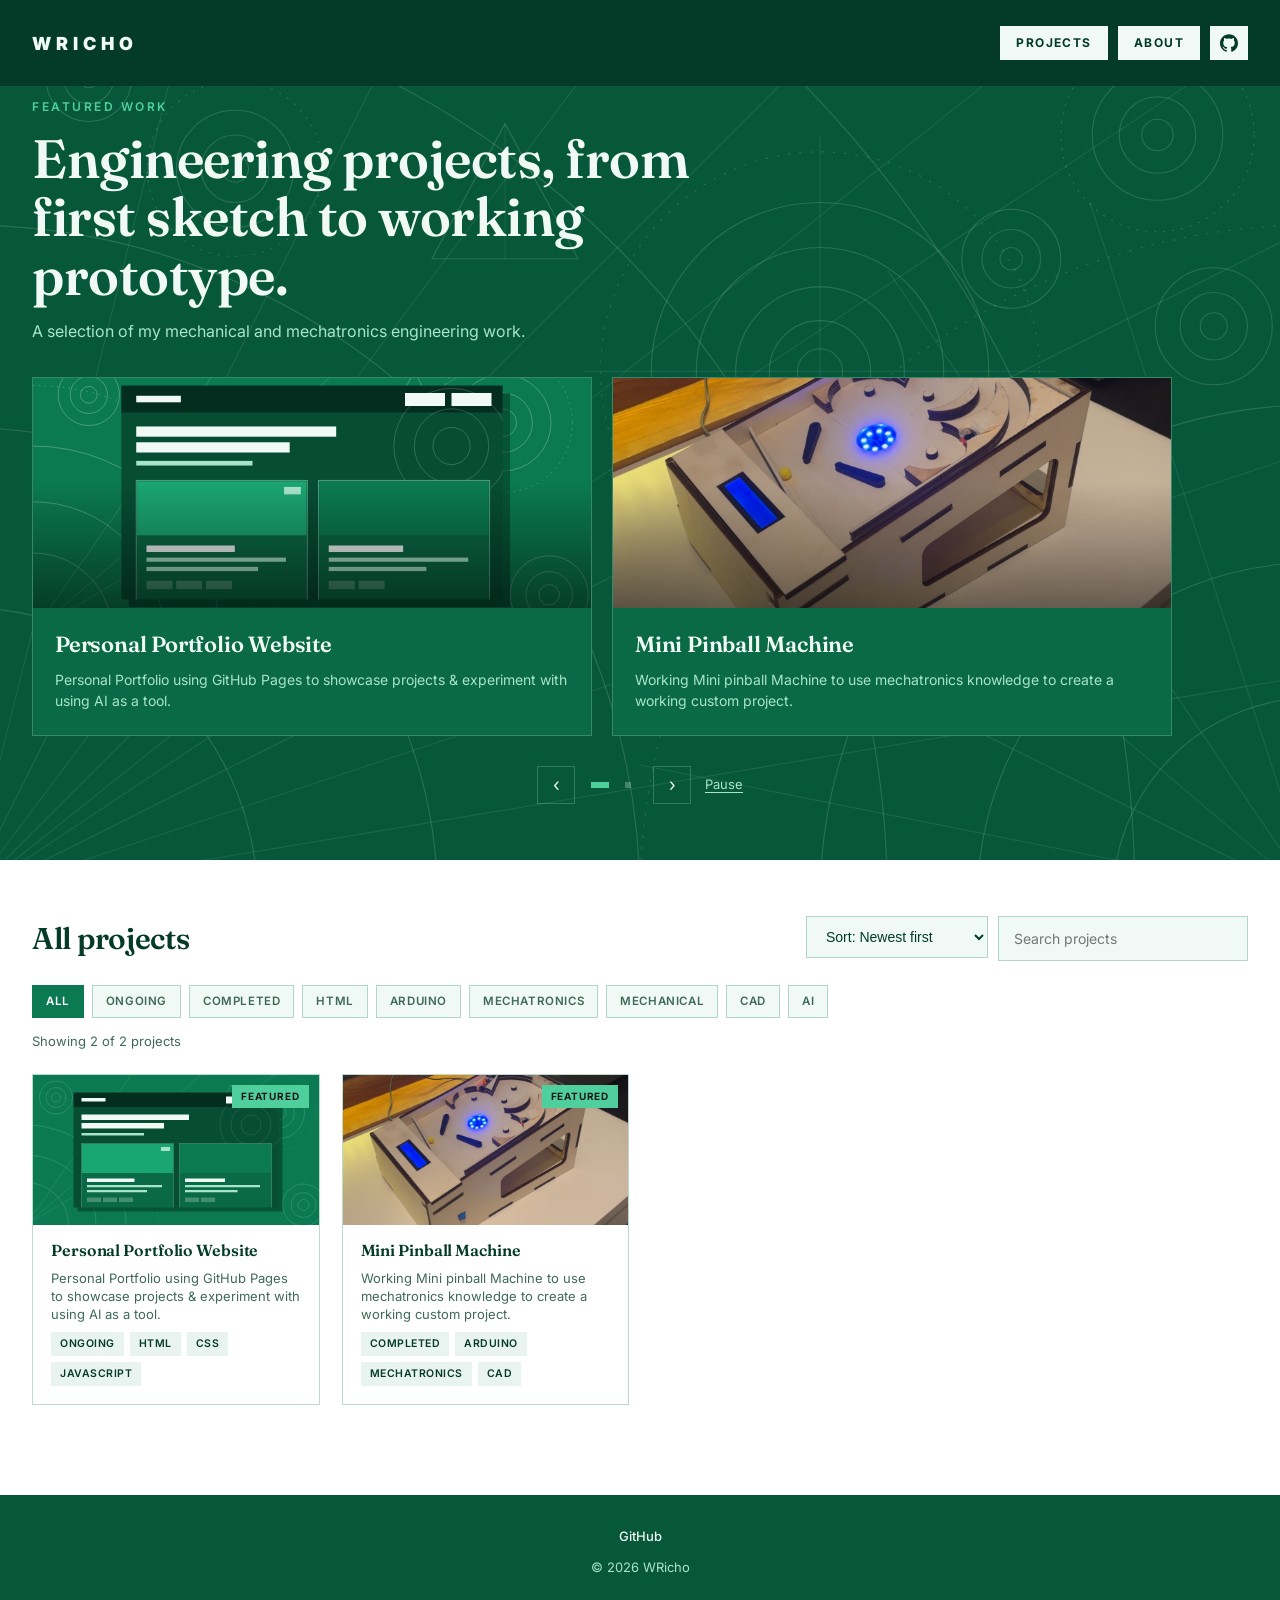
<file: index.html>
<!DOCTYPE html>
<html lang="en">
<head>
  <meta charset="UTF-8">
  <meta name="viewport" content="width=device-width, initial-scale=1">
  <title>WRicho — Mechanical &amp; Mechatronics Engineering</title>
  <meta name="description" content="Portfolio of WRicho: mechanical and mechatronics engineering projects.">
  <link rel="preconnect" href="https://fonts.googleapis.com">
  <link rel="preconnect" href="https://fonts.gstatic.com" crossorigin>
  <link href="https://fonts.googleapis.com/css2?family=Fraunces:opsz,wght@9..144,500;9..144,600;9..144,700&family=Inter:wght@400;500;600;700&display=swap" rel="stylesheet">
  <link rel="icon" href="favicon.svg" type="image/svg+xml">
  <link rel="icon" href="favicon.ico" sizes="any">
  <link rel="stylesheet" href="css/style.css">
</head>
<body>
  <a class="skip-link" href="#projects">Skip to projects</a>

<header class="site-nav">
    <a class="brand" href="index.html">WRicho</a>
    <nav class="nav-links" aria-label="Main">
      <a class="nav-link" href="index.html#projects">Projects</a>
      <a class="nav-link" href="about/index.html">About</a>
    <a class="nav-link icon" href="https://github.com/WRicho" target="_blank" rel="noopener" aria-label="GitHub (opens in a new tab)"><svg viewBox="0 0 24 24" aria-hidden="true"><path d="M12 .297c-6.63 0-12 5.373-12 12 0 5.303 3.438 9.8 8.205 11.385.6.113.82-.258.82-.577 0-.285-.01-1.04-.015-2.04-3.338.724-4.042-1.61-4.042-1.61C4.422 18.07 3.633 17.7 3.633 17.7c-1.087-.744.084-.729.084-.729 1.205.084 1.838 1.236 1.838 1.236 1.07 1.835 2.809 1.305 3.495.998.108-.776.417-1.305.76-1.605-2.665-.3-5.466-1.332-5.466-5.93 0-1.31.465-2.38 1.235-3.22-.135-.303-.54-1.523.105-3.176 0 0 1.005-.322 3.3 1.23.96-.267 1.98-.399 3-.405 1.02.006 2.04.138 3 .405 2.28-1.552 3.285-1.23 3.285-1.23.645 1.653.24 2.873.12 3.176.765.84 1.23 1.91 1.23 3.22 0 4.61-2.805 5.625-5.475 5.92.42.36.81 1.096.81 2.22 0 1.606-.015 2.896-.015 3.286 0 .315.21.69.825.57C20.565 22.092 24 17.592 24 12.297c0-6.627-5.373-12-12-12"/></svg></a>
    </nav>
  </header>

  <main>
    <section class="hero" aria-labelledby="hero-title">
      <div class="hero-head">
        <span class="eyebrow">Featured work</span>
        <h1 id="hero-title"></h1>
        <p id="hero-intro"></p>
      </div>

      <div class="carousel" id="carousel" role="region" aria-roledescription="carousel" aria-label="Featured projects" hidden>
        <div class="carousel-track" id="track"></div>
        <div class="carousel-controls">
          <button class="icon-btn" id="prev" type="button" aria-label="Previous project">&#8249;</button>
          <div class="dots" id="dots"></div>
          <button class="icon-btn" id="next" type="button" aria-label="Next project">&#8250;</button>
          <button class="text-btn" id="toggle" type="button">Pause</button>
        </div>
      </div>
    </section>

    <section class="projects" id="projects" aria-labelledby="projects-title">
      <div class="wrap">
        <div class="projects-head">
          <h2 id="projects-title">All projects</h2>
          <div class="head-tools">
            <label class="sort">
              <span class="visually-hidden">Sort projects</span>
              <select id="sort">
                <option value="newest">Sort: Newest first</option>
                <option value="oldest">Sort: Oldest first</option>
                <option value="az">Sort: A to Z</option>
                <option value="za">Sort: Z to A</option>
              </select>
            </label>
            <label class="search">
              <span class="visually-hidden">Search projects</span>
              <input type="search" id="search" placeholder="Search projects" autocomplete="off">
            </label>
          </div>
        </div>

        <div class="tags" id="tags" role="group" aria-label="Filter by keyword"></div>
        <p class="result-count" id="count" aria-live="polite"></p>

        <div class="grid" id="grid"></div>
        <p class="empty" id="empty" hidden></p>
      </div>
    </section>
  </main>

  <footer class="site-footer">
    <nav class="footer-links" id="footer-links" aria-label="Contact"></nav>
    <p>&copy; <span id="year"></span> WRicho</p>
  </footer>

  <!-- Data first, then the code that renders it -->
  <script src="data/site.js"></script>
  <script src="data/projects.js"></script>
  <script src="js/common.js"></script>
  <script src="js/app.js"></script>
</body>
</html>
</file>
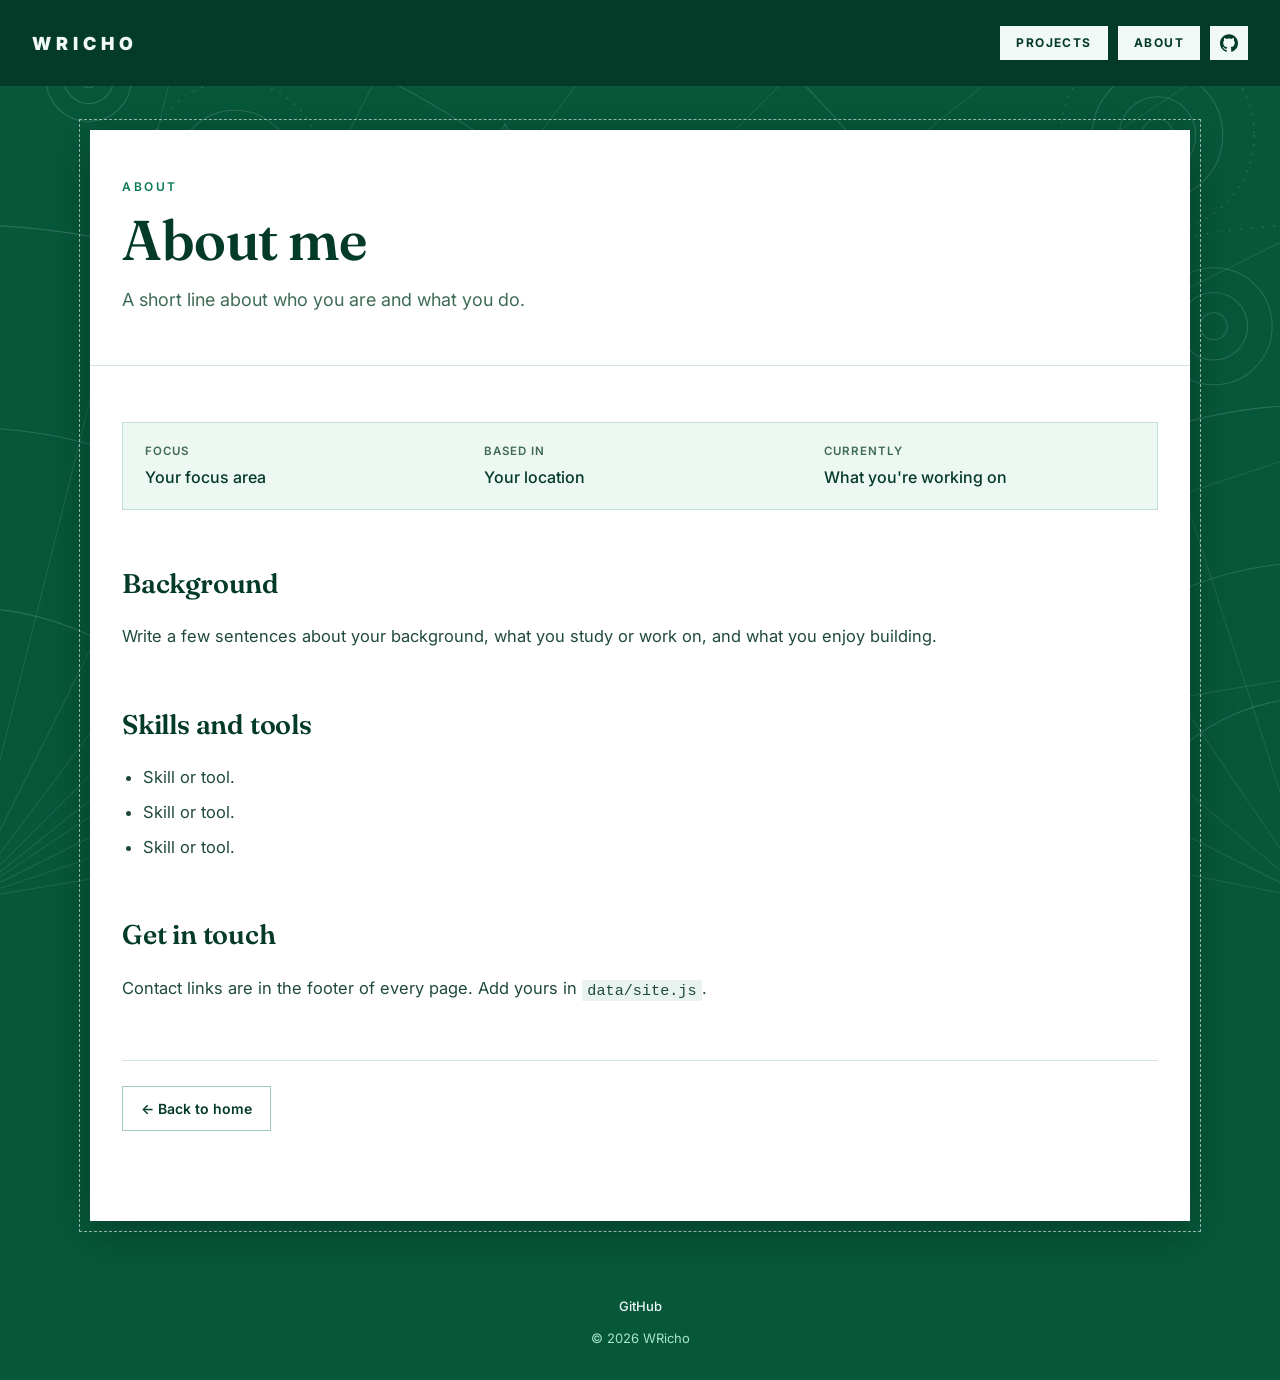
<file: about/index.html>
<!DOCTYPE html>
<html lang="en">
<head>
  <meta charset="UTF-8">
  <meta name="viewport" content="width=device-width, initial-scale=1">
  <title>About — WRicho</title>
  <meta name="description" content="About WRicho.">
  <link rel="preconnect" href="https://fonts.googleapis.com">
  <link rel="preconnect" href="https://fonts.gstatic.com" crossorigin>
  <link href="https://fonts.googleapis.com/css2?family=Fraunces:opsz,wght@9..144,500;9..144,600;9..144,700&family=Inter:wght@400;500;600;700&display=swap" rel="stylesheet">
  <link rel="icon" href="../favicon.svg" type="image/svg+xml">
  <link rel="icon" href="../favicon.ico" sizes="any">
  <link rel="stylesheet" href="../css/style.css">
</head>

<body class="sheet">
  <header class="site-nav">
    <a class="brand" href="../index.html">WRicho</a>
    <nav class="nav-links" aria-label="Main">
      <a class="nav-link" href="../index.html#projects">Projects</a>
      <a class="nav-link" href="../about/index.html">About</a>
    <a class="nav-link icon" href="https://github.com/WRicho" target="_blank" rel="noopener" aria-label="GitHub (opens in a new tab)"><svg viewBox="0 0 24 24" aria-hidden="true"><path d="M12 .297c-6.63 0-12 5.373-12 12 0 5.303 3.438 9.8 8.205 11.385.6.113.82-.258.82-.577 0-.285-.01-1.04-.015-2.04-3.338.724-4.042-1.61-4.042-1.61C4.422 18.07 3.633 17.7 3.633 17.7c-1.087-.744.084-.729.084-.729 1.205.084 1.838 1.236 1.838 1.236 1.07 1.835 2.809 1.305 3.495.998.108-.776.417-1.305.76-1.605-2.665-.3-5.466-1.332-5.466-5.93 0-1.31.465-2.38 1.235-3.22-.135-.303-.54-1.523.105-3.176 0 0 1.005-.322 3.3 1.23.96-.267 1.98-.399 3-.405 1.02.006 2.04.138 3 .405 2.28-1.552 3.285-1.23 3.285-1.23.645 1.653.24 2.873.12 3.176.765.84 1.23 1.91 1.23 3.22 0 4.61-2.805 5.625-5.475 5.92.42.36.81 1.096.81 2.22 0 1.606-.015 2.896-.015 3.286 0 .315.21.69.825.57C20.565 22.092 24 17.592 24 12.297c0-6.627-5.373-12-12-12"/></svg></a>
    </nav>
  </header>

  <main>
    <section class="project-hero">
      <div class="wrap">
        <span class="eyebrow">About</span>
        <h1>About me</h1>
        <p class="lede">A short line about who you are and what you do.</p>
      </div>
    </section>

    <div class="project-body">
      <article class="prose">
        <dl class="facts">
          <div><dt>Focus</dt><dd>Your focus area</dd></div>
          <div><dt>Based in</dt><dd>Your location</dd></div>
          <div><dt>Currently</dt><dd>What you're working on</dd></div>
        </dl>

        <h2>Background</h2>
        <p>Write a few sentences about your background, what you study or work on, and what you enjoy building.</p>

        <h2>Skills and tools</h2>
        <ul>
          <li>Skill or tool.</li>
          <li>Skill or tool.</li>
          <li>Skill or tool.</li>
        </ul>

        <h2>Get in touch</h2>
        <p>Contact links are in the footer of every page. Add yours in <code>data/site.js</code>.</p>

        <div class="page-end">
          <a class="btn secondary" href="../index.html">&larr; Back to home</a>
        </div>
      </article>
    </div>
  </main>

  <footer class="site-footer">
    <nav class="footer-links" id="footer-links" aria-label="Contact"></nav>
    <p>&copy; <span id="year"></span> WRicho</p>
  </footer>

  <script src="../data/site.js"></script>
  <script src="../js/common.js"></script>
  <script>window.Portfolio.renderFooter();</script>
</body>
</html>
</file>
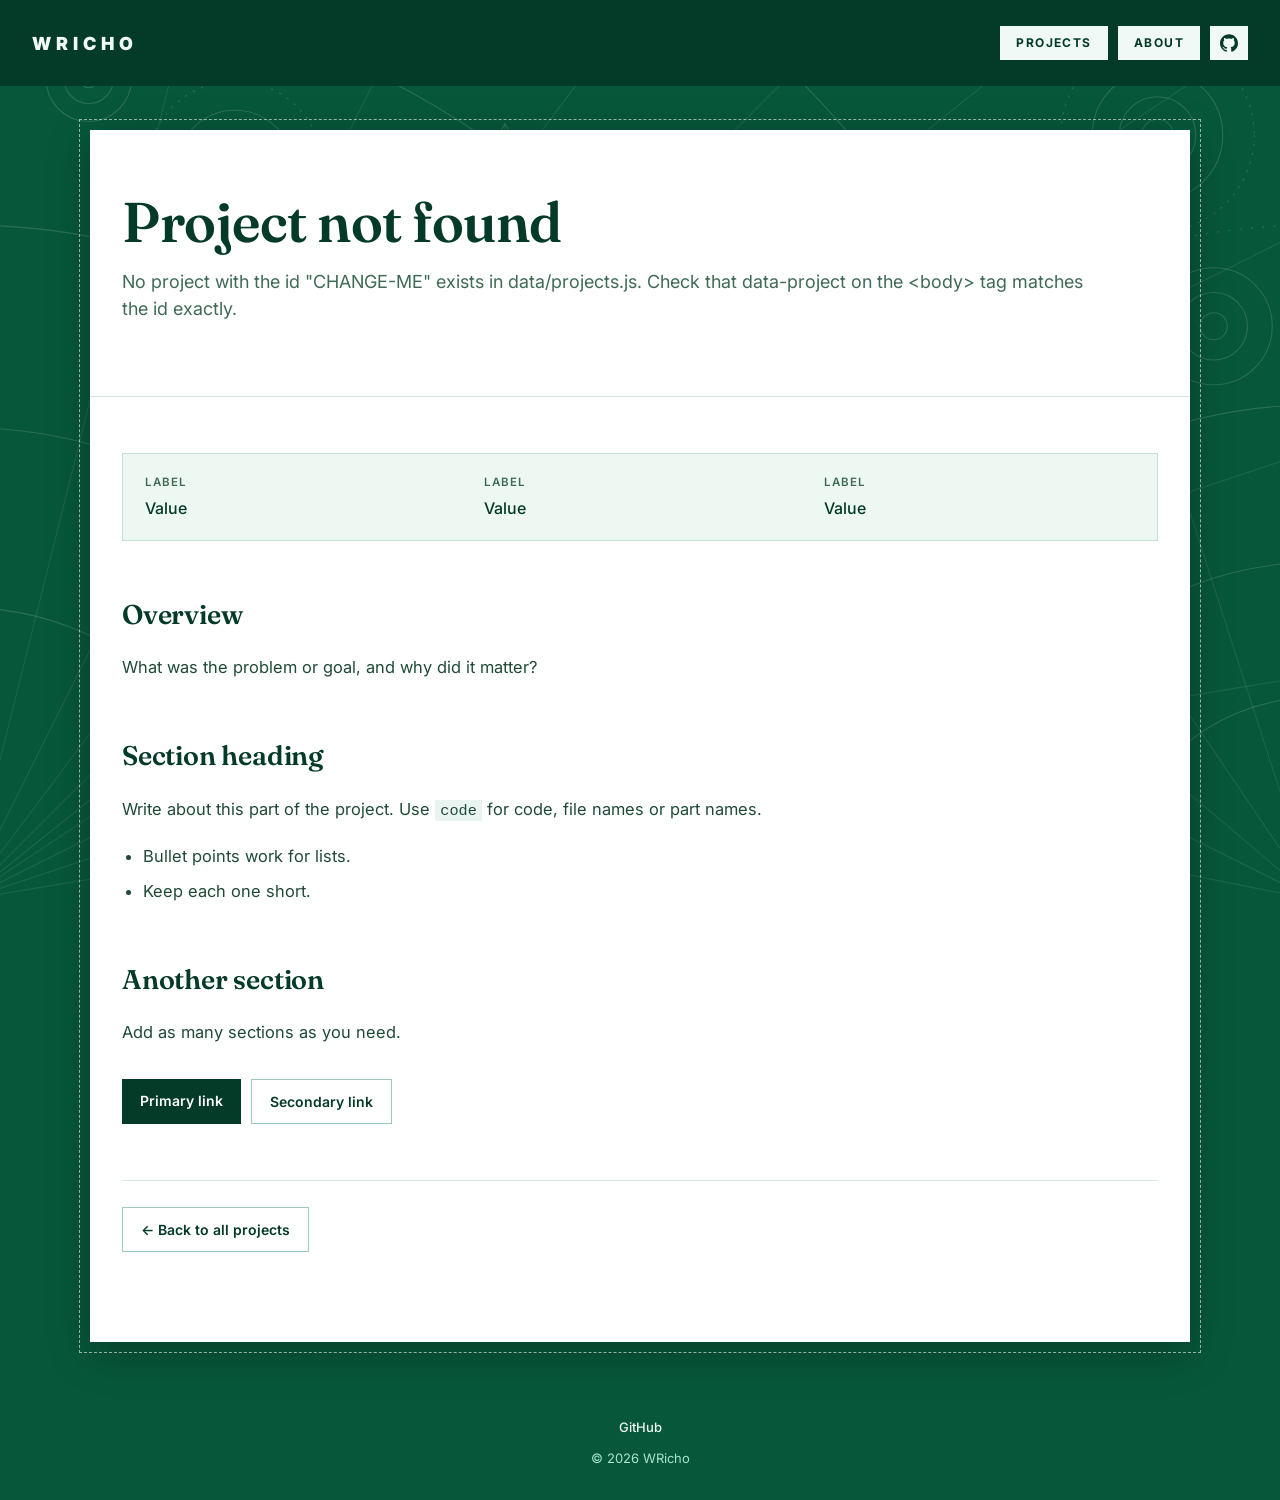
<file: projects/_template/index.html>
<!DOCTYPE html>
<html lang="en">
<head>
  <meta charset="UTF-8">
  <meta name="viewport" content="width=device-width, initial-scale=1">
  <title>Project — WRicho</title>
  <meta name="description" content="">
  <link rel="preconnect" href="https://fonts.googleapis.com">
  <link rel="preconnect" href="https://fonts.gstatic.com" crossorigin>
  <link href="https://fonts.googleapis.com/css2?family=Fraunces:opsz,wght@9..144,500;9..144,600;9..144,700&family=Inter:wght@400;500;600;700&display=swap" rel="stylesheet">
  <link rel="icon" href="../../favicon.svg" type="image/svg+xml">
  <link rel="icon" href="../../favicon.ico" sizes="any">
  <link rel="stylesheet" href="../../css/style.css">
</head>

<!--
  STEP 1 of 2: set data-project below to this project's id. It must match
  BOTH this folder's name AND the id in data/projects.js. The title, year,
  summary, keywords and cover image at the top of the page are filled in
  automatically from that entry, so you don't write them here.

  STEP 2 of 2: write your project in the <article class="prose"> section
  further down. The comments there show the building blocks.
-->
<body class="sheet" data-project="CHANGE-ME">
  <header class="site-nav">
    <a class="brand" href="../../index.html">WRicho</a>
    <nav class="nav-links" aria-label="Main">
      <a class="nav-link" href="../../index.html#projects">Projects</a>
      <a class="nav-link" href="../../about/index.html">About</a>
    <a class="nav-link icon" href="https://github.com/WRicho" target="_blank" rel="noopener" aria-label="GitHub (opens in a new tab)"><svg viewBox="0 0 24 24" aria-hidden="true"><path d="M12 .297c-6.63 0-12 5.373-12 12 0 5.303 3.438 9.8 8.205 11.385.6.113.82-.258.82-.577 0-.285-.01-1.04-.015-2.04-3.338.724-4.042-1.61-4.042-1.61C4.422 18.07 3.633 17.7 3.633 17.7c-1.087-.744.084-.729.084-.729 1.205.084 1.838 1.236 1.838 1.236 1.07 1.835 2.809 1.305 3.495.998.108-.776.417-1.305.76-1.605-2.665-.3-5.466-1.332-5.466-5.93 0-1.31.465-2.38 1.235-3.22-.135-.303-.54-1.523.105-3.176 0 0 1.005-.322 3.3 1.23.96-.267 1.98-.399 3-.405 1.02.006 2.04.138 3 .405 2.28-1.552 3.285-1.23 3.285-1.23.645 1.653.24 2.873.12 3.176.765.84 1.23 1.91 1.23 3.22 0 4.61-2.805 5.625-5.475 5.92.42.36.81 1.096.81 2.22 0 1.606-.015 2.896-.015 3.286 0 .315.21.69.825.57C20.565 22.092 24 17.592 24 12.297c0-6.627-5.373-12-12-12"/></svg></a>
    </nav>
  </header>

  <main>
    <section class="project-hero">
      <div class="wrap">
        <span class="eyebrow" id="p-year"></span>
        <h1 id="p-title"></h1>
        <p class="lede" id="p-summary"></p>
        <div class="keywords on-dark" id="p-tags"></div>
      </div>
      <div class="project-cover" id="p-cover" hidden></div>
    </section>

    <div class="project-body">
      <article class="prose">

        <!-- OPTIONAL: key facts box. Delete it if you don't want it. -->
        <dl class="facts">
          <div><dt>Label</dt><dd>Value</dd></div>
          <div><dt>Label</dt><dd>Value</dd></div>
          <div><dt>Label</dt><dd>Value</dd></div>
        </dl>

        <h2>Overview</h2>
        <p>What was the problem or goal, and why did it matter?</p>

        <h2>Section heading</h2>
        <p>Write about this part of the project. Use <code>code</code> for code, file names or part names.</p>
        <ul>
          <li>Bullet points work for lists.</li>
          <li>Keep each one short.</li>
        </ul>

        <!-- Images: put the file in this project's folder and use its name here.
             Always fill in alt (a short description for screen readers). -->
        <!--
        <figure>
          <img src="image-name.png" alt="Short description of the image">
          <figcaption>Optional caption.</figcaption>
        </figure>
        -->

        <h2>Another section</h2>
        <p>Add as many sections as you need.</p>

        <!-- OPTIONAL: link buttons. Delete this block if there's nothing to link to. -->
        <div class="project-links">
          <a class="btn" href="#" target="_blank" rel="noopener">Primary link</a>
          <a class="btn secondary" href="#" target="_blank" rel="noopener">Secondary link</a>
        </div>

        <div class="page-end">
          <a class="btn secondary" href="../../index.html#projects">&larr; Back to all projects</a>
        </div>
      </article>
    </div>
  </main>

  <footer class="site-footer">
    <nav class="footer-links" id="footer-links" aria-label="Contact"></nav>
    <p>&copy; <span id="year"></span> WRicho</p>
  </footer>

  <script src="../../data/site.js"></script>
  <script src="../../data/projects.js"></script>
  <script src="../../js/common.js"></script>
  <script src="../../js/project.js"></script>
</body>
</html>
</file>
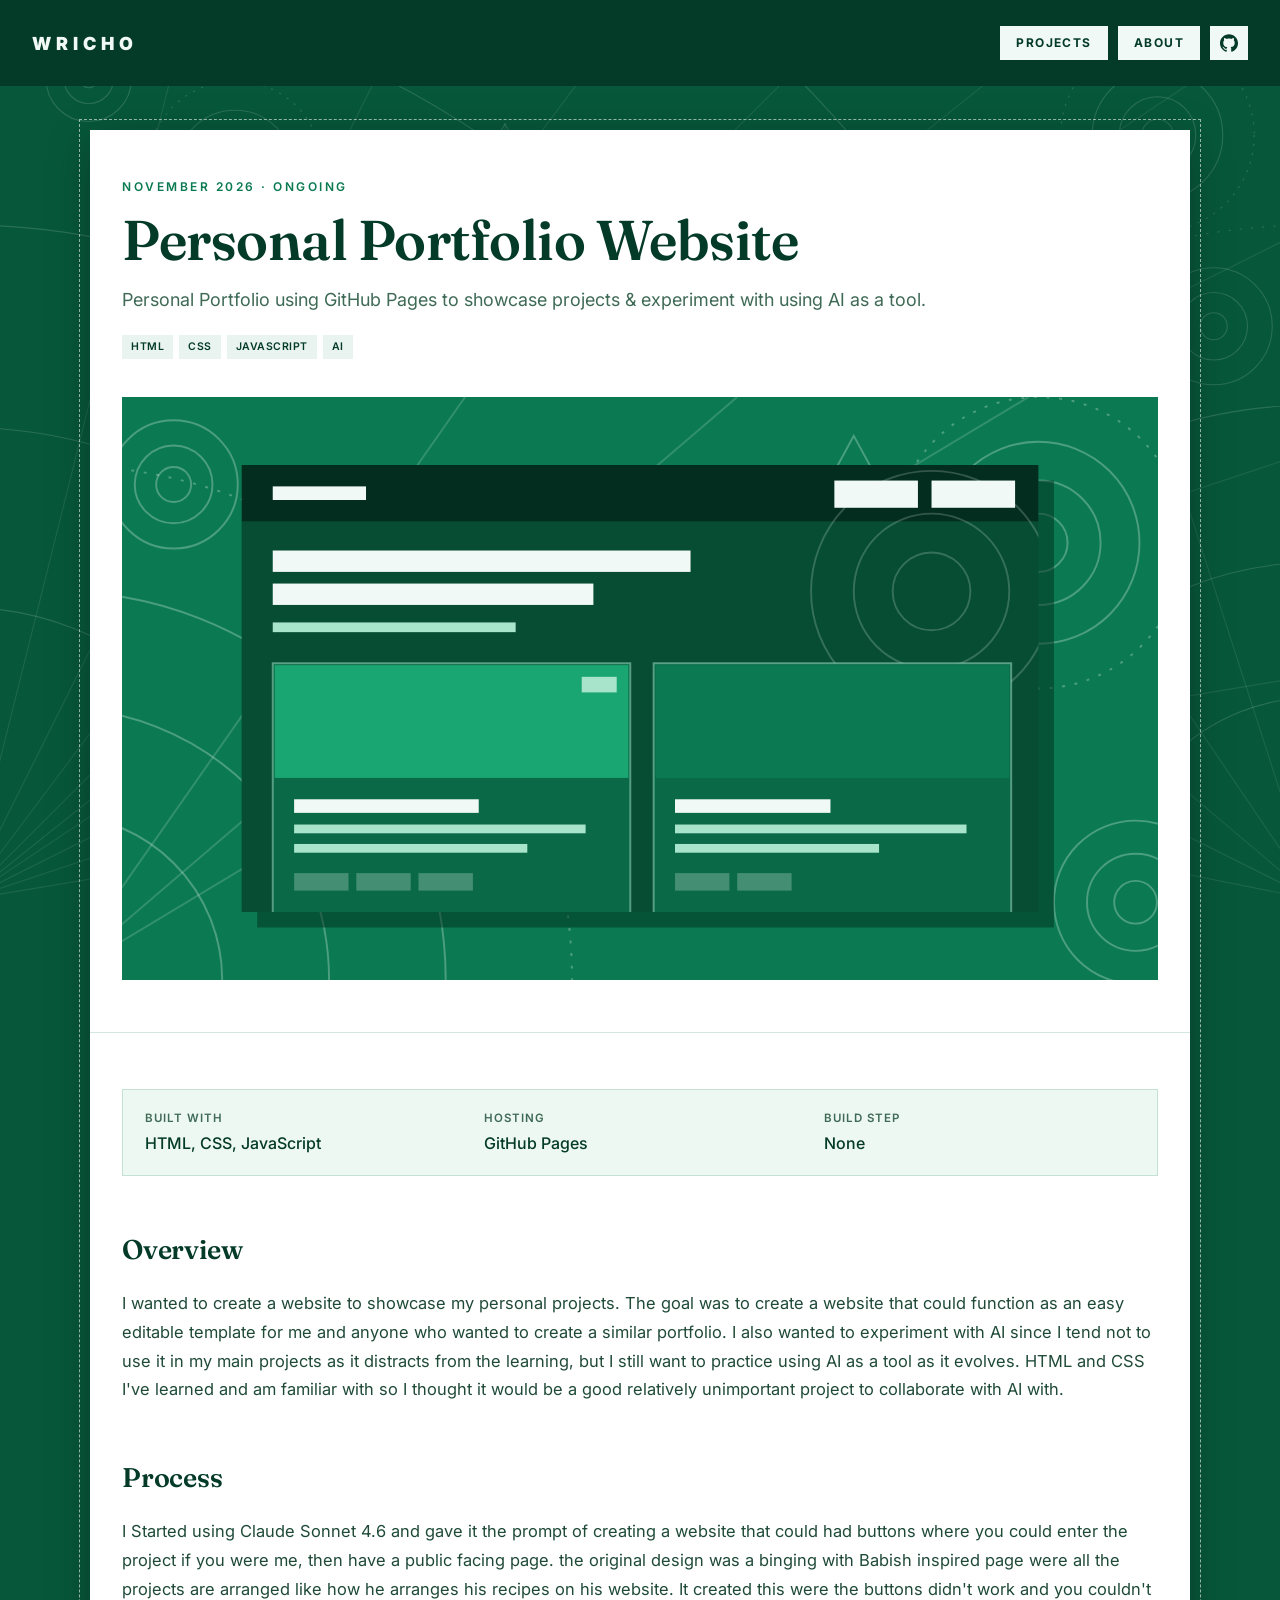
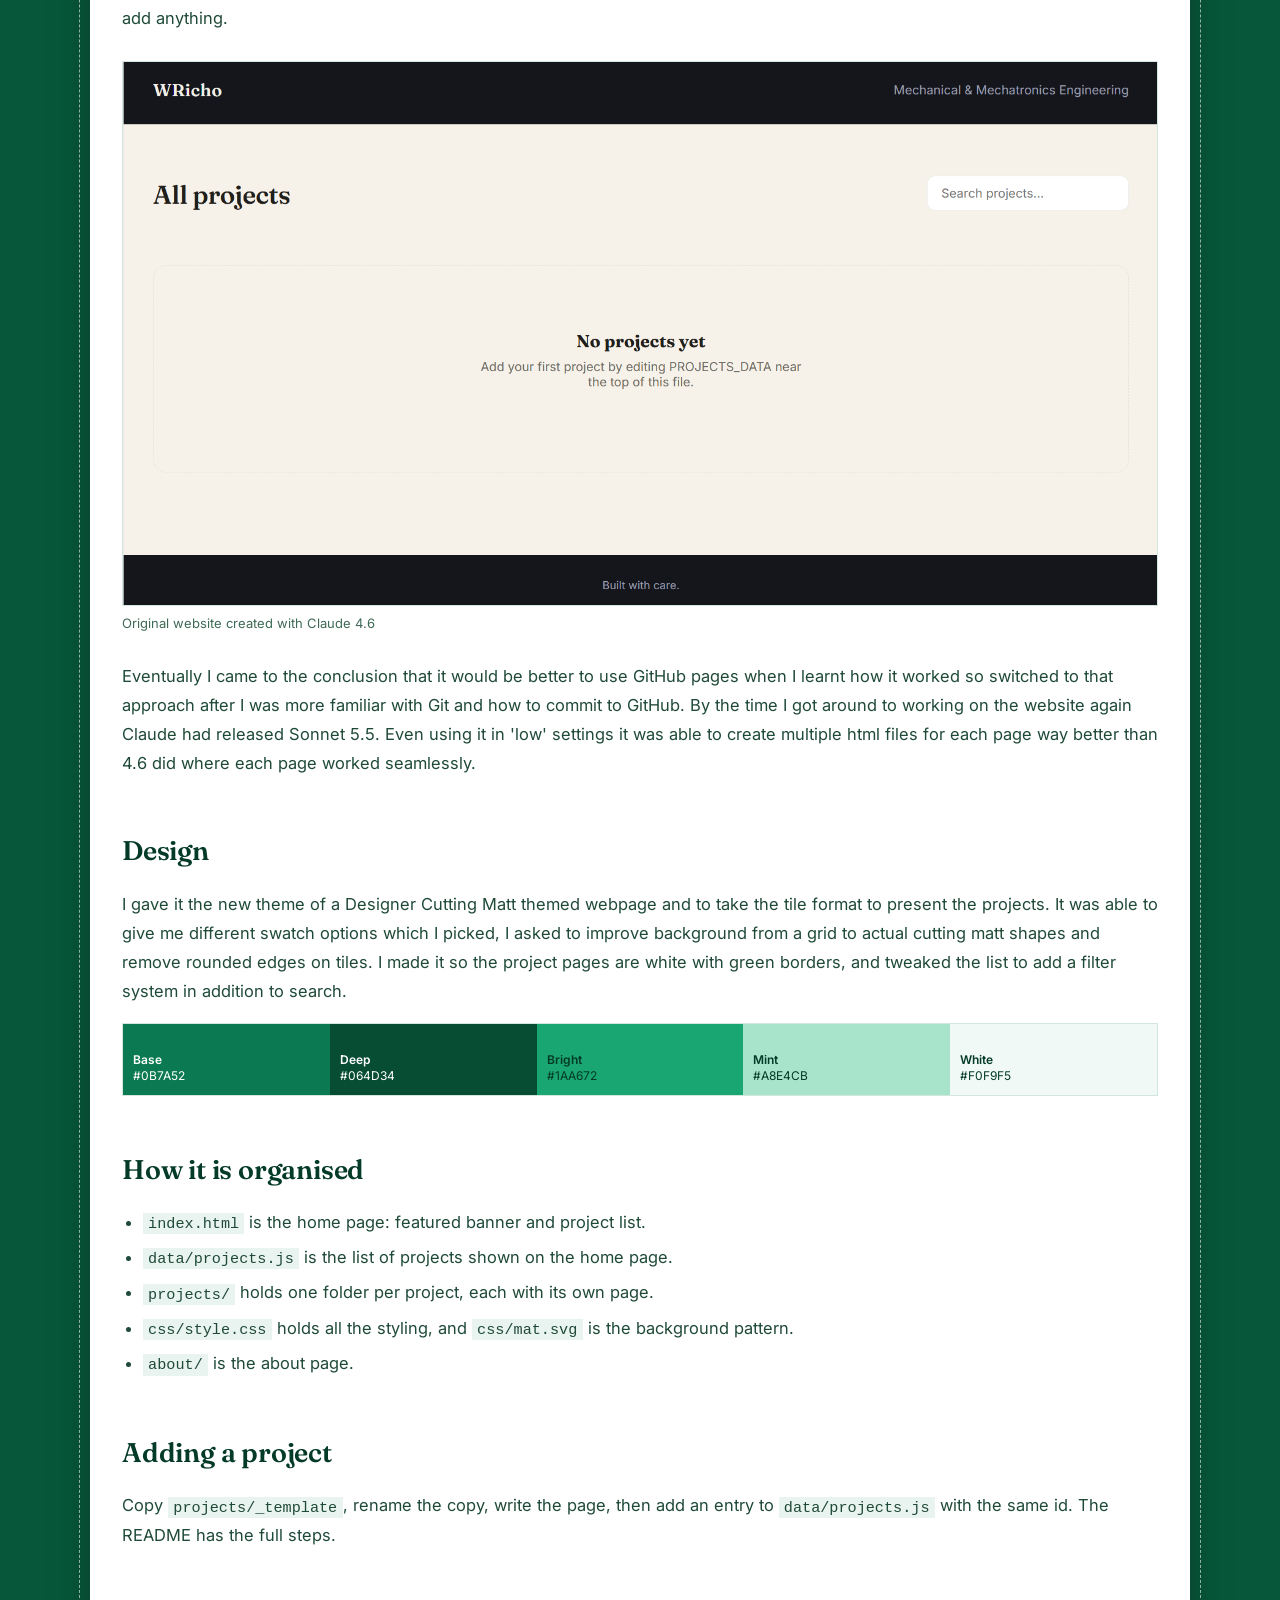
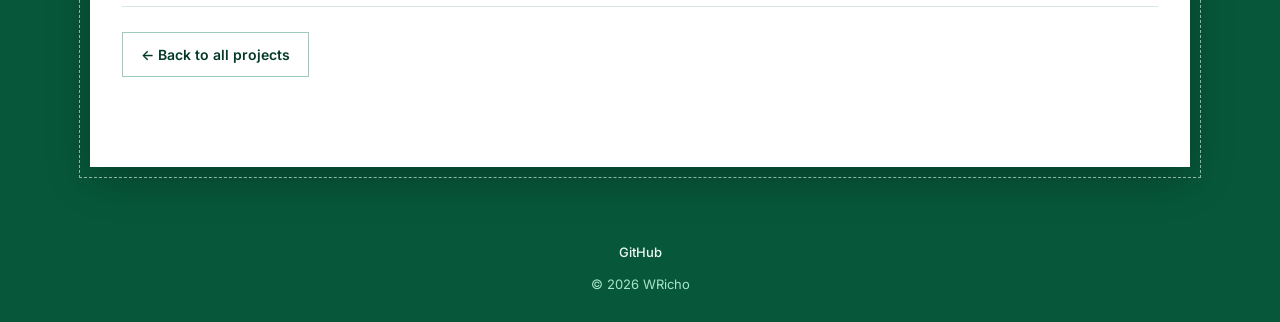
<file: projects/project-one/index.html>
<!DOCTYPE html>
<html lang="en">
<head>
  <meta charset="UTF-8">
  <meta name="viewport" content="width=device-width, initial-scale=1">
  <title>Project — WRicho</title>
  <meta name="description" content="">
  <link rel="preconnect" href="https://fonts.googleapis.com">
  <link rel="preconnect" href="https://fonts.gstatic.com" crossorigin>
  <link href="https://fonts.googleapis.com/css2?family=Fraunces:opsz,wght@9..144,500;9..144,600;9..144,700&family=Inter:wght@400;500;600;700&display=swap" rel="stylesheet">
  <link rel="icon" href="../../favicon.svg" type="image/svg+xml">
  <link rel="icon" href="../../favicon.ico" sizes="any">
  <link rel="stylesheet" href="../../css/style.css">
</head>

<body class="sheet" data-project="project-one">
  <header class="site-nav">
    <a class="brand" href="../../index.html">WRicho</a>
    <nav class="nav-links" aria-label="Main">
      <a class="nav-link" href="../../index.html#projects">Projects</a>
      <a class="nav-link" href="../../about/index.html">About</a>
    <a class="nav-link icon" href="https://github.com/WRicho" target="_blank" rel="noopener" aria-label="GitHub (opens in a new tab)"><svg viewBox="0 0 24 24" aria-hidden="true"><path d="M12 .297c-6.63 0-12 5.373-12 12 0 5.303 3.438 9.8 8.205 11.385.6.113.82-.258.82-.577 0-.285-.01-1.04-.015-2.04-3.338.724-4.042-1.61-4.042-1.61C4.422 18.07 3.633 17.7 3.633 17.7c-1.087-.744.084-.729.084-.729 1.205.084 1.838 1.236 1.838 1.236 1.07 1.835 2.809 1.305 3.495.998.108-.776.417-1.305.76-1.605-2.665-.3-5.466-1.332-5.466-5.93 0-1.31.465-2.38 1.235-3.22-.135-.303-.54-1.523.105-3.176 0 0 1.005-.322 3.3 1.23.96-.267 1.98-.399 3-.405 1.02.006 2.04.138 3 .405 2.28-1.552 3.285-1.23 3.285-1.23.645 1.653.24 2.873.12 3.176.765.84 1.23 1.91 1.23 3.22 0 4.61-2.805 5.625-5.475 5.92.42.36.81 1.096.81 2.22 0 1.606-.015 2.896-.015 3.286 0 .315.21.69.825.57C20.565 22.092 24 17.592 24 12.297c0-6.627-5.373-12-12-12"/></svg></a>
    </nav>
  </header>

  <main>
    <section class="project-hero">
      <div class="wrap">
        <span class="eyebrow" id="p-year"></span>
        <h1 id="p-title"></h1>
        <p class="lede" id="p-summary"></p>
        <div class="keywords on-dark" id="p-tags"></div>
      </div>
      <div class="project-cover" id="p-cover" hidden></div>
    </section>

    <div class="project-body">
      <article class="prose">
        <dl class="facts">
          <div><dt>Built with</dt><dd>HTML, CSS, JavaScript</dd></div>
          <div><dt>Hosting</dt><dd>GitHub Pages</dd></div>
          <div><dt>Build step</dt><dd>None</dd></div>
        </dl>

        <h2>Overview</h2>
        <p>I wanted to create a website to showcase my personal projects. The goal was to create a website that could function as an easy editable template for me and anyone who wanted to create a similar portfolio. I also wanted to experiment with AI since I tend not to use it in my main projects as it distracts from the learning, but I still want to practice using AI as a tool as it evolves. HTML and CSS I've learned and am familiar with so I thought it would be a good relatively unimportant project to collaborate with AI with.</p>

        <h2>Process</h2>
        <p>I Started using Claude Sonnet 4.6 and gave it the prompt of creating a website that could had buttons where you could enter the project if you were me, then have a public facing page. the original design was a binging with Babish inspired page were all the projects are arranged like how he arranges his recipes on his website. It created this were the buttons didn't work and you couldn't add anything.</p>

        <figure>
          <img src="image-1.png" alt="The first version of the website: a cream page with a dark header, an All projects heading, a search box and a No projects yet message.">
          <figcaption>Original website created with Claude 4.6</figcaption>
        </figure>

        <p>Eventually I came to the conclusion that it would be better to use GitHub pages when I learnt how it worked so switched to that approach after I was more familiar with Git and how to commit to GitHub. By the time I got around to working on the website again Claude had released Sonnet 5.5. Even using it in 'low' settings it was able to create multiple html files for each page way better than 4.6 did where each page worked seamlessly.</p>

        <h2>Design</h2>
        <p>I gave it the new theme of a Designer Cutting Matt themed webpage and to take the tile format to present the projects. It was able to give me different swatch options which I picked, I asked to improve background from a grid to actual cutting matt shapes and remove rounded edges on tiles. I made it so the project pages are white with green borders, and tweaked the list to add a filter system in addition to search.</p>
        <div class="swatches"><div style="background:#0b7a52;color:#fff"><b>Base</b>#0B7A52</div><div style="background:#064d34;color:#fff"><b>Deep</b>#064D34</div><div style="background:#1aa672;color:#043a28"><b>Bright</b>#1AA672</div><div style="background:#a8e4cb;color:#043a28"><b>Mint</b>#A8E4CB</div><div style="background:#f0f9f5;color:#043a28"><b>White</b>#F0F9F5</div></div>

        <h2>How it is organised</h2>
        <ul>
          <li><code>index.html</code> is the home page: featured banner and project list.</li>
          <li><code>data/projects.js</code> is the list of projects shown on the home page.</li>
          <li><code>projects/</code> holds one folder per project, each with its own page.</li>
          <li><code>css/style.css</code> holds all the styling, and <code>css/mat.svg</code> is the background pattern.</li>
          <li><code>about/</code> is the about page.</li>
        </ul>

        <h2>Adding a project</h2>
        <p>Copy <code>projects/_template</code>, rename the copy, write the page, then add an entry to <code>data/projects.js</code> with the same id. The README has the full steps.</p>
        <div class="page-end">
          <a class="btn secondary" href="../../index.html#projects">&larr; Back to all projects</a>
        </div>
      </article>
    </div>
  </main>

  <footer class="site-footer">
    <nav class="footer-links" id="footer-links" aria-label="Contact"></nav>
    <p>&copy; <span id="year"></span> WRicho</p>
  </footer>

  <script src="../../data/site.js"></script>
  <script src="../../data/projects.js"></script>
  <script src="../../js/common.js"></script>
  <script src="../../js/project.js"></script>
</body>
</html>
</file>
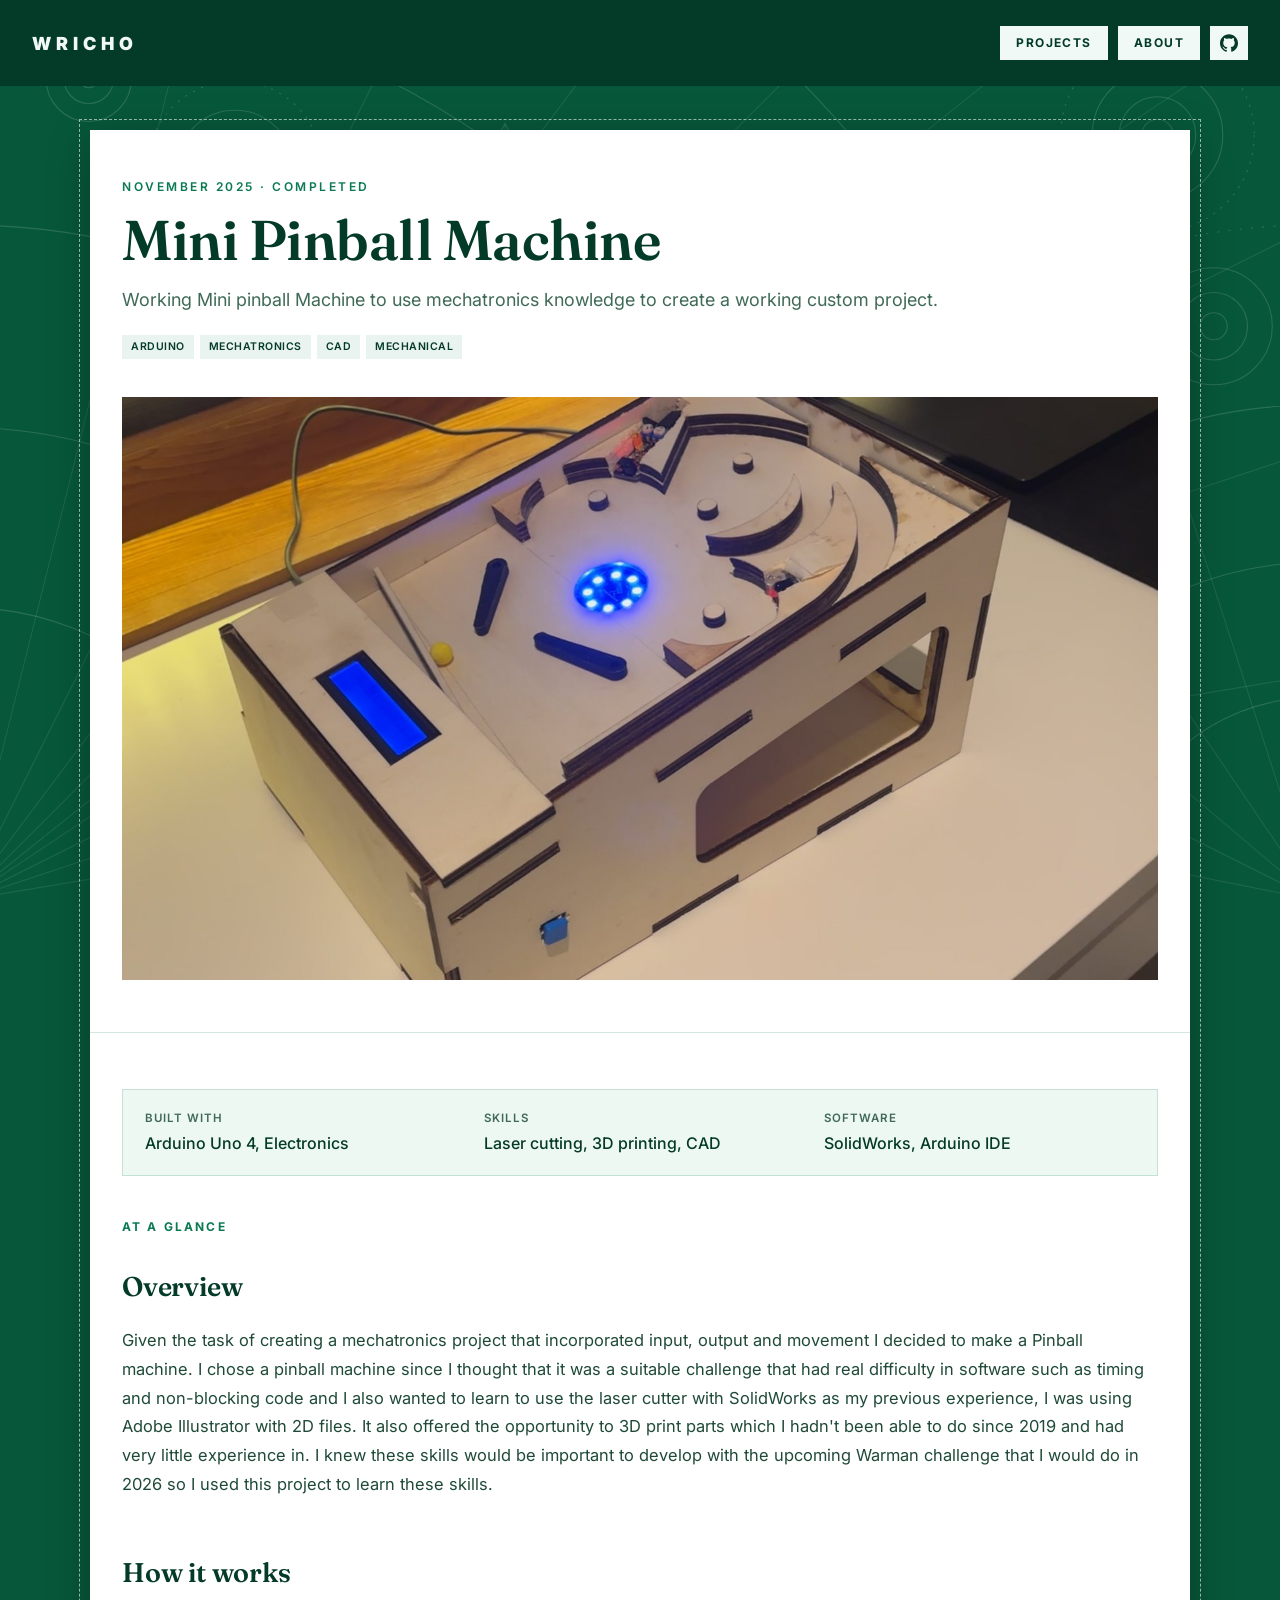
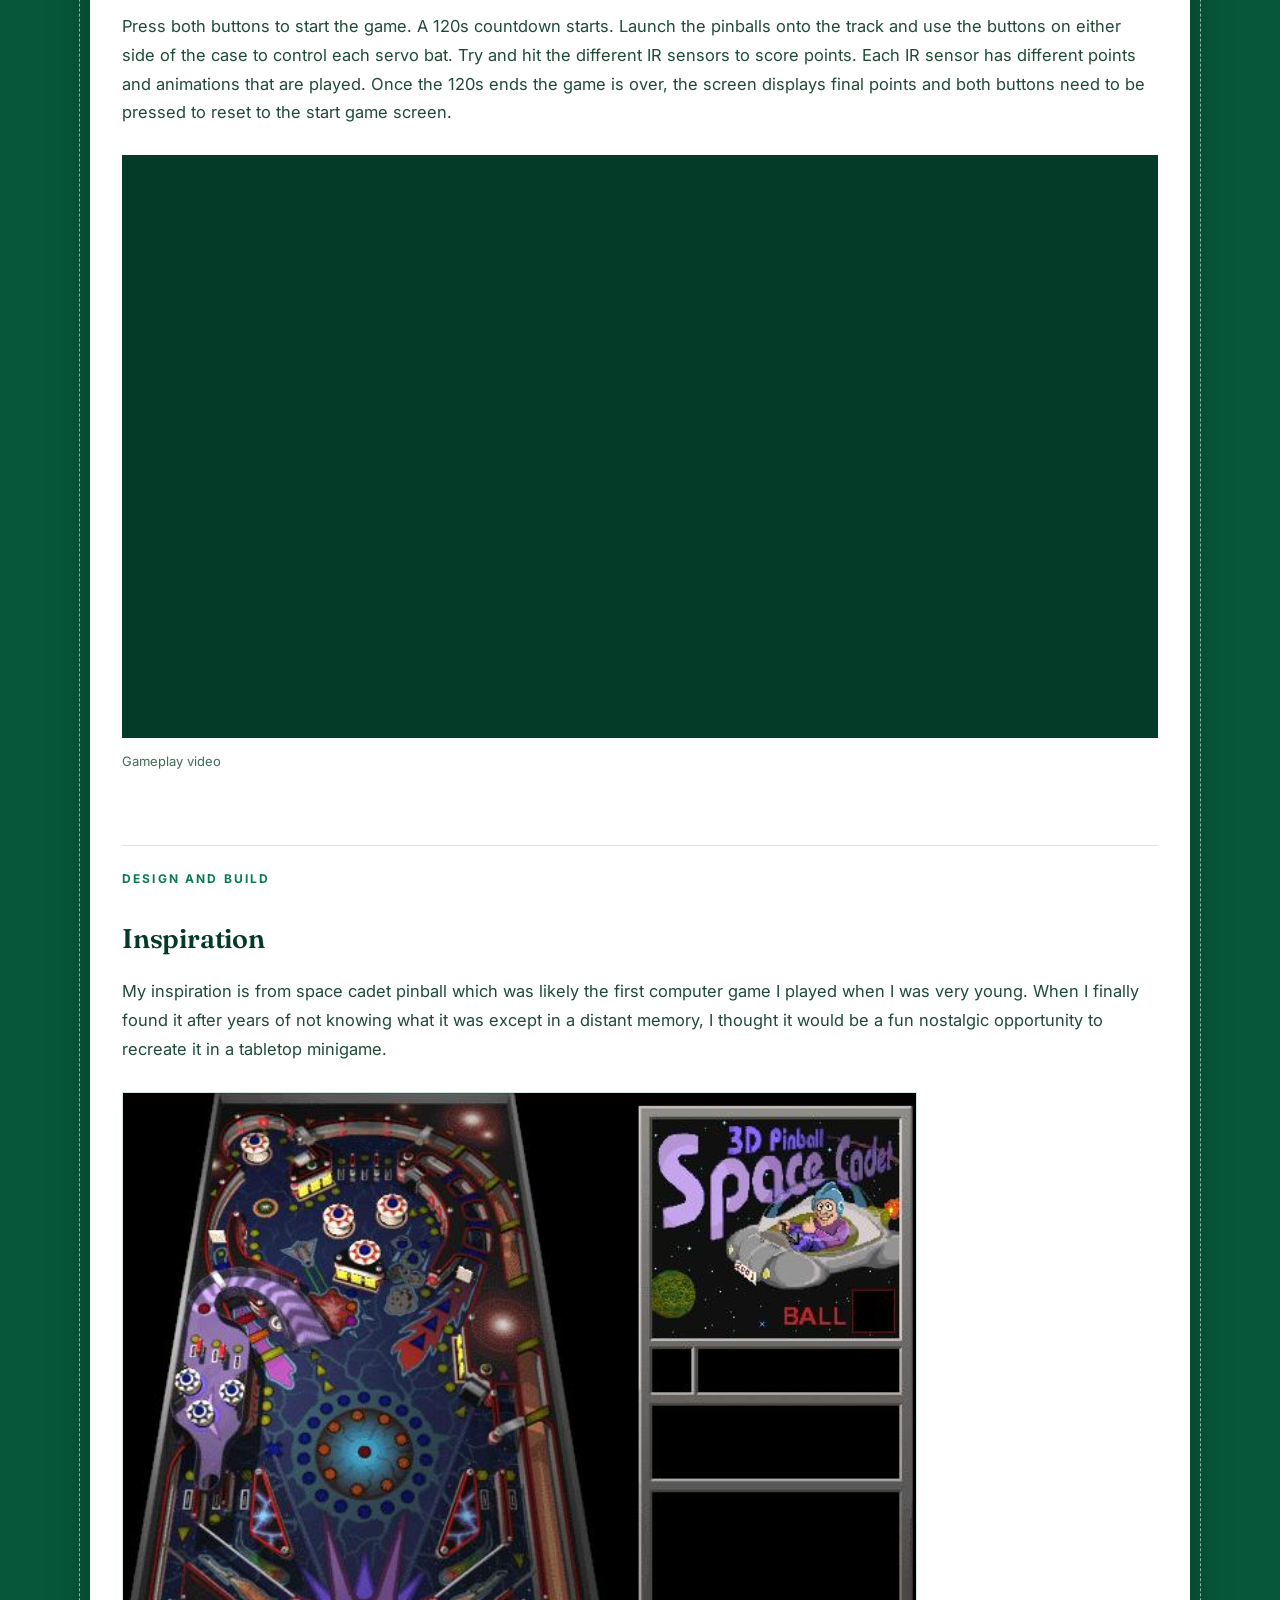
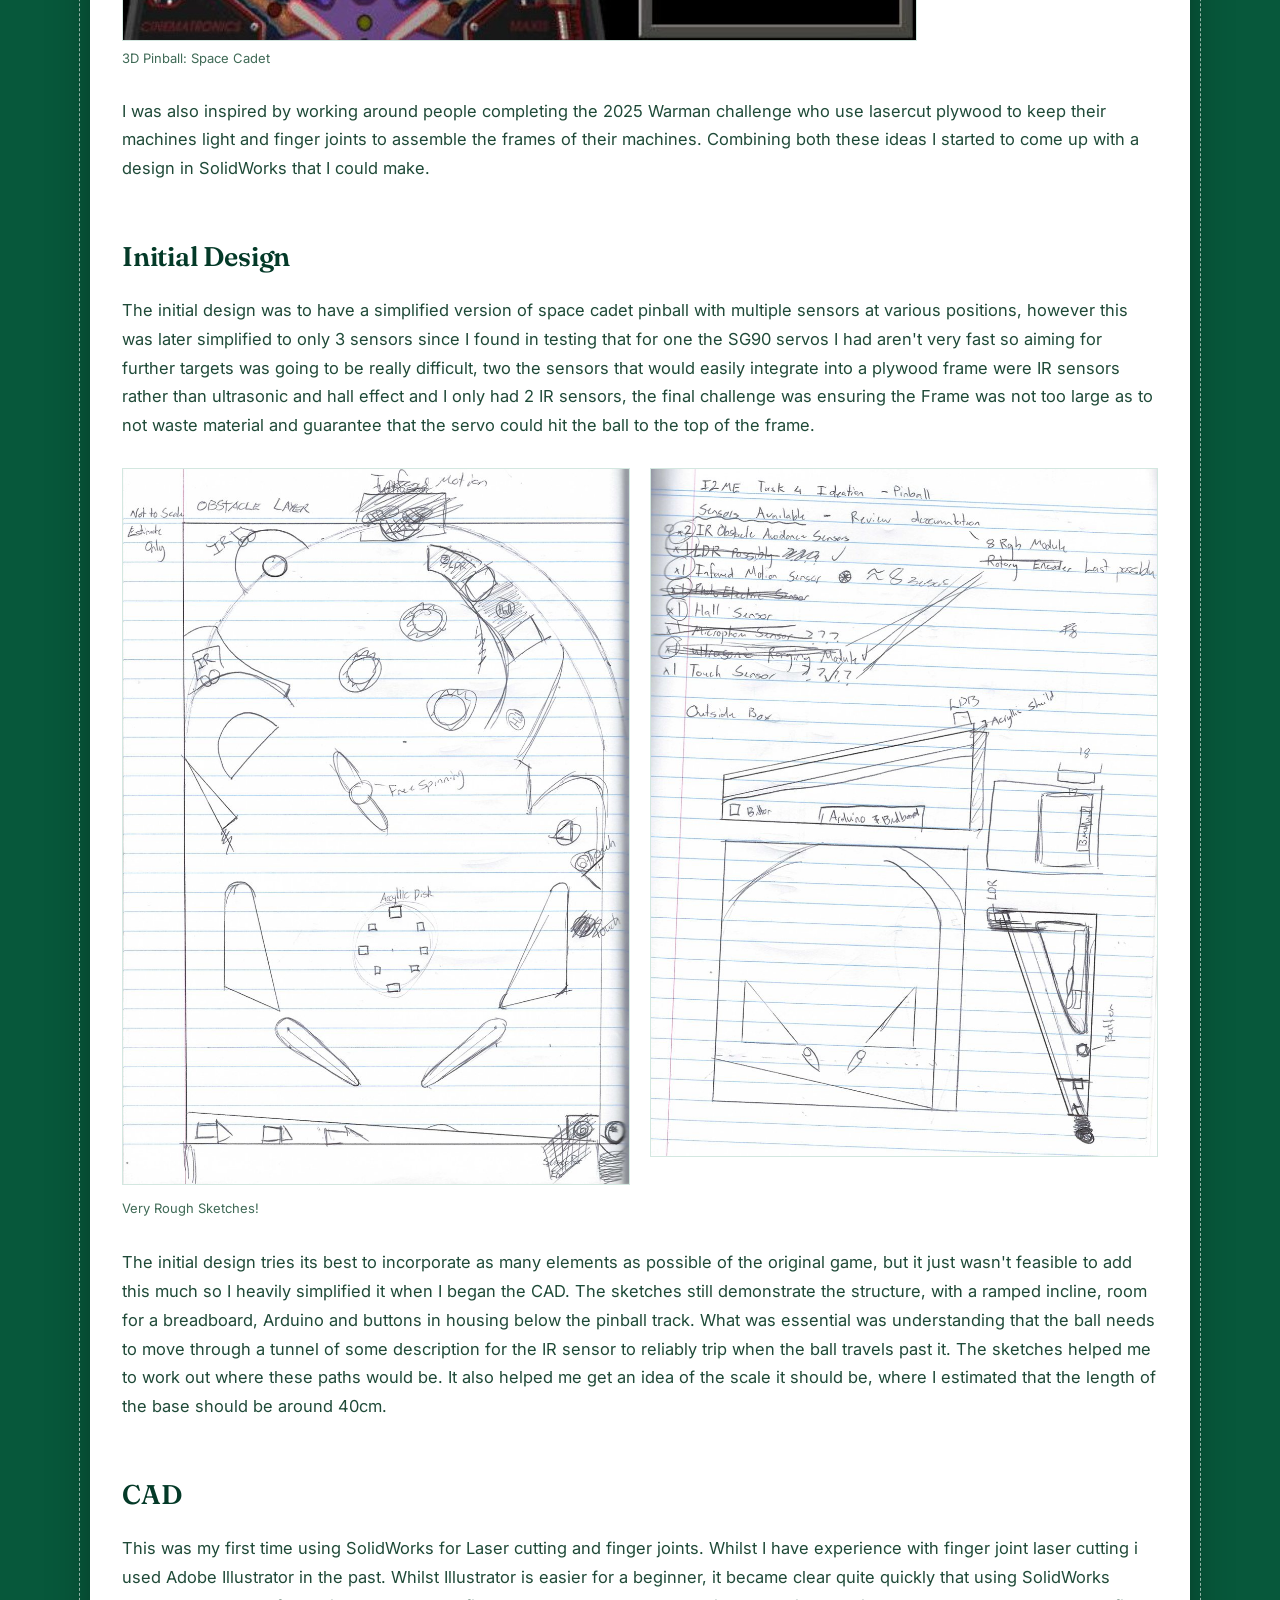
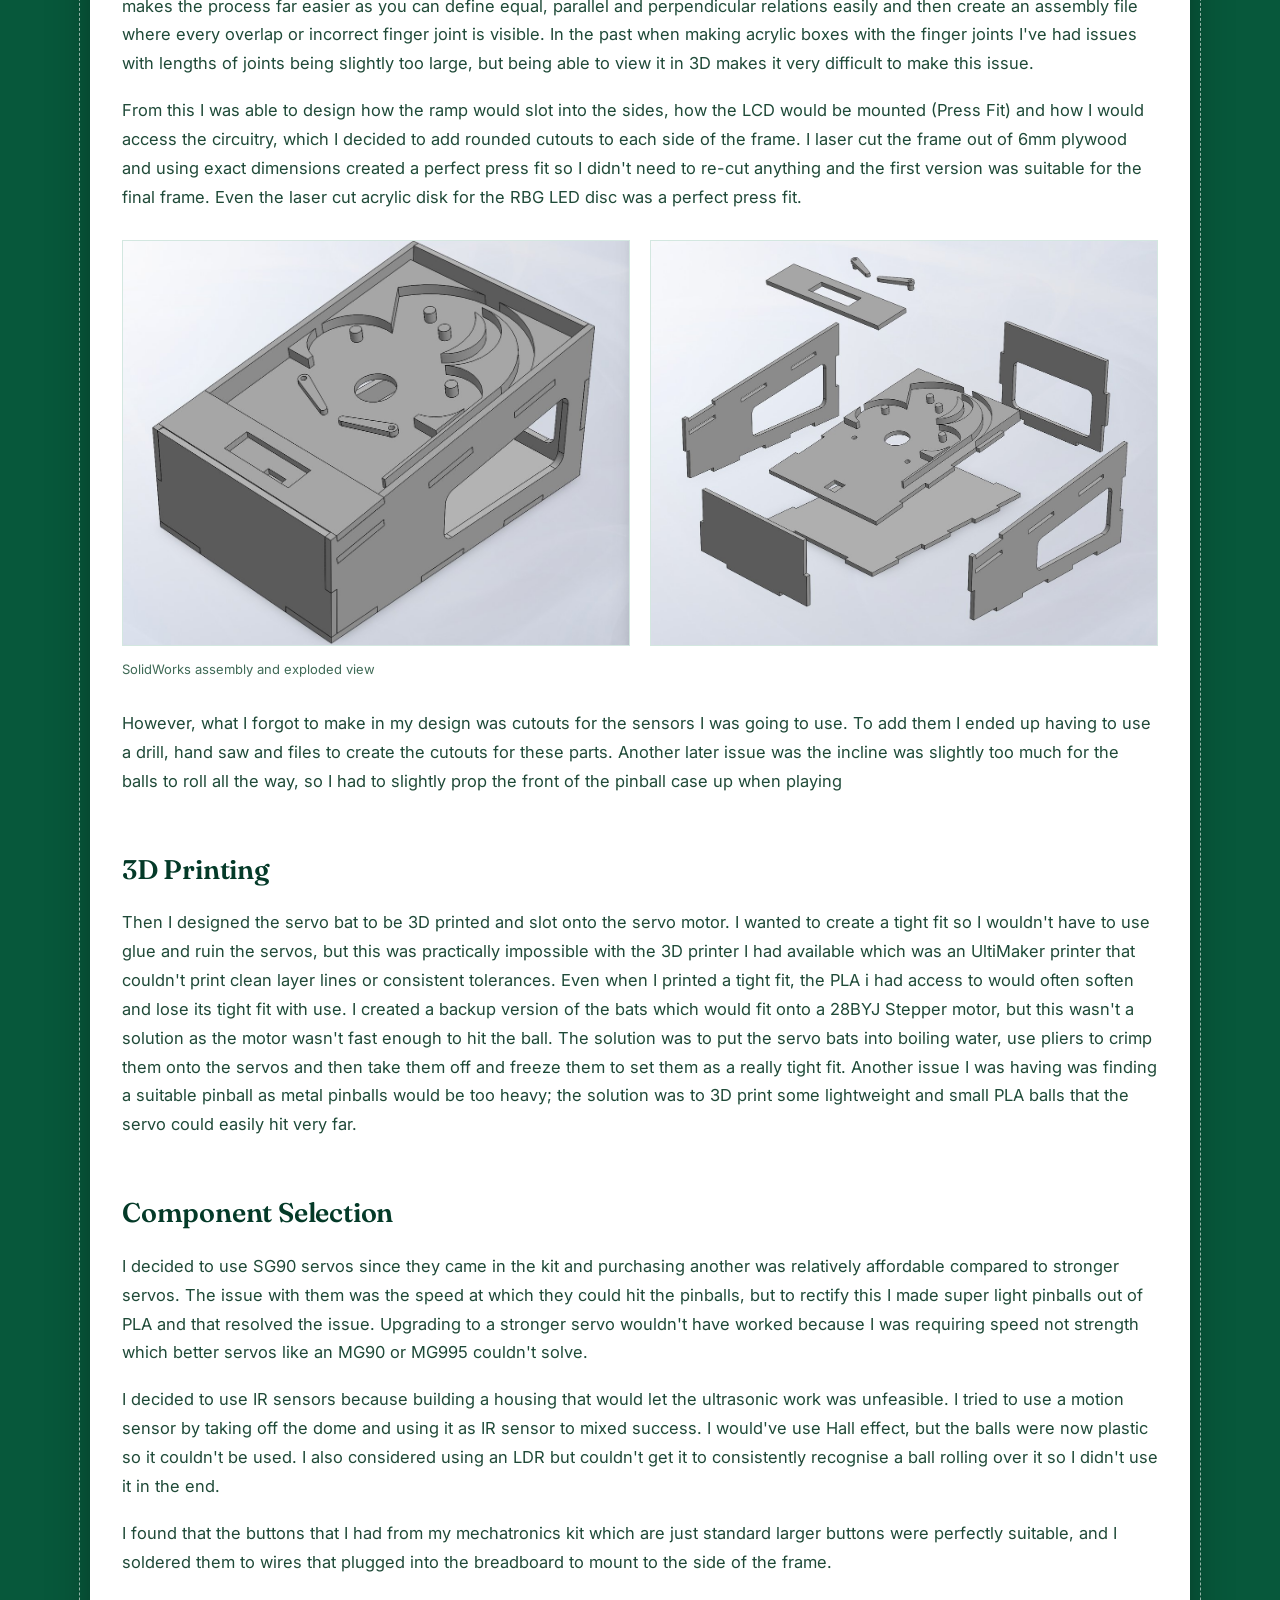
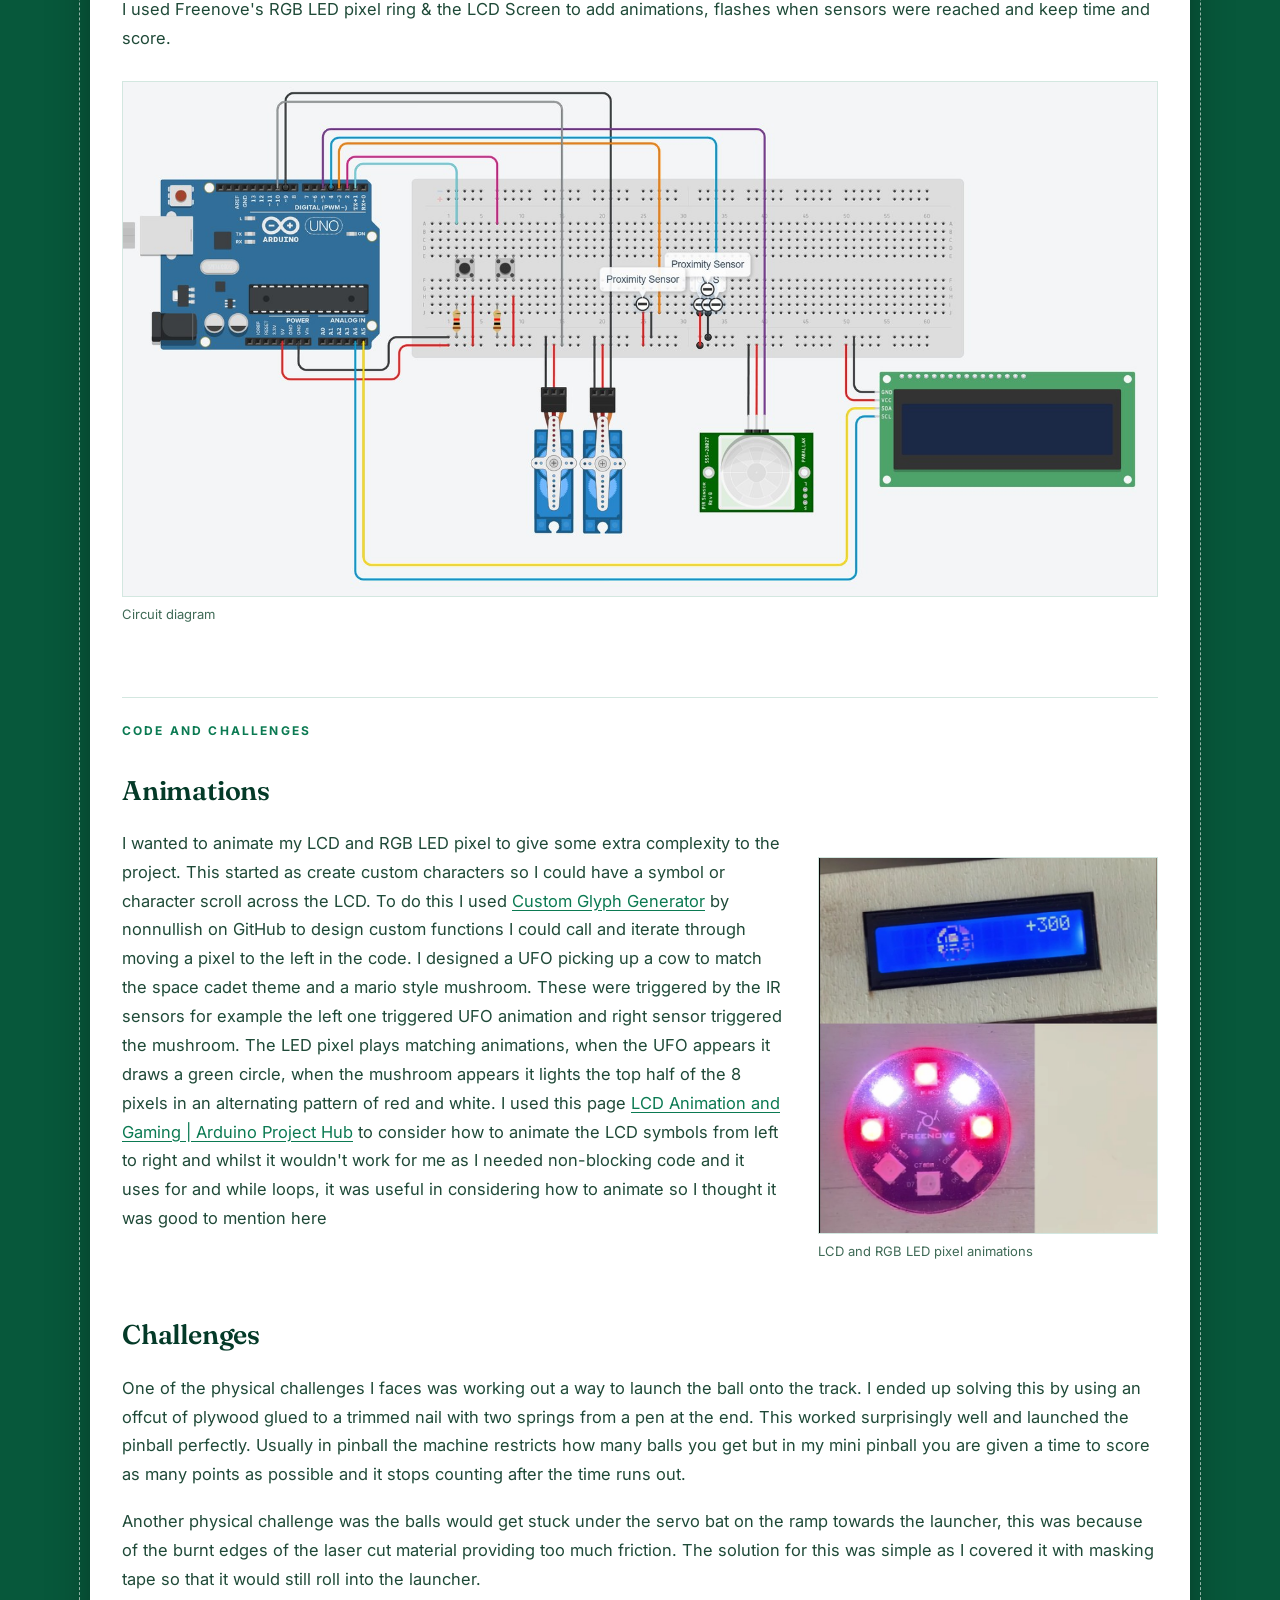
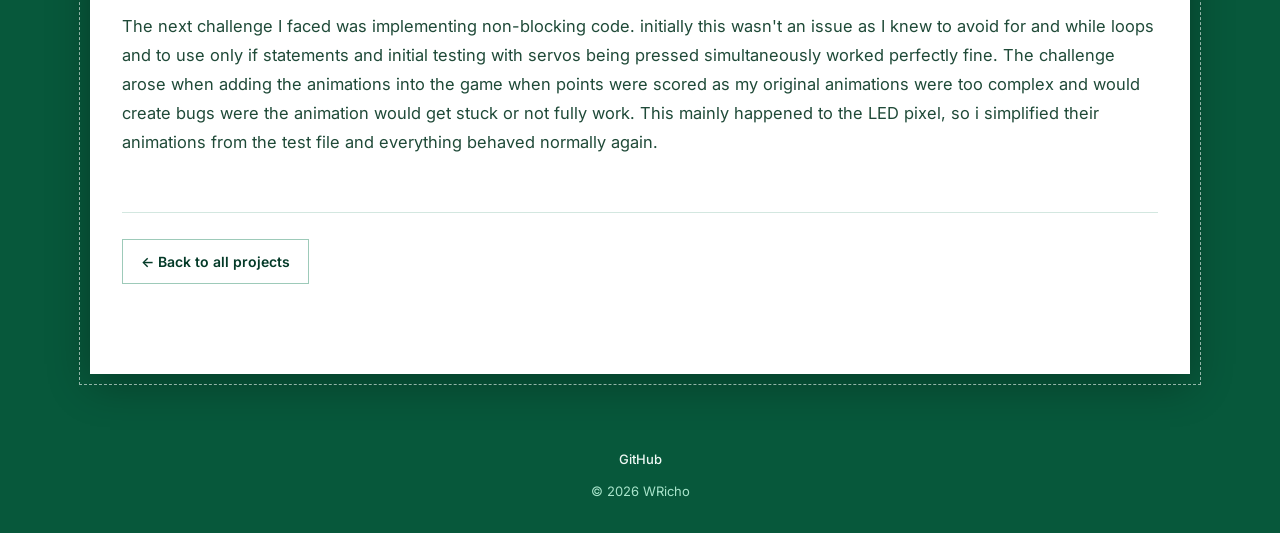
<file: projects/project-two/index.html>
<!DOCTYPE html>
<html lang="en">
<head>
  <meta charset="UTF-8">
  <meta name="viewport" content="width=device-width, initial-scale=1">
  <title>Project — WRicho</title>
  <meta name="description" content="">
  <link rel="preconnect" href="https://fonts.googleapis.com">
  <link rel="preconnect" href="https://fonts.gstatic.com" crossorigin>
  <link href="https://fonts.googleapis.com/css2?family=Fraunces:opsz,wght@9..144,500;9..144,600;9..144,700&family=Inter:wght@400;500;600;700&display=swap" rel="stylesheet">
  <link rel="icon" href="../../favicon.svg" type="image/svg+xml">
  <link rel="icon" href="../../favicon.ico" sizes="any">
  <link rel="stylesheet" href="../../css/style.css">
</head>

<body class="sheet" data-project="project-two">
  <header class="site-nav">
    <a class="brand" href="../../index.html">WRicho</a>
    <nav class="nav-links" aria-label="Main">
      <a class="nav-link" href="../../index.html#projects">Projects</a>
      <a class="nav-link" href="../../about/index.html">About</a>
    <a class="nav-link icon" href="https://github.com/WRicho" target="_blank" rel="noopener" aria-label="GitHub (opens in a new tab)"><svg viewBox="0 0 24 24" aria-hidden="true"><path d="M12 .297c-6.63 0-12 5.373-12 12 0 5.303 3.438 9.8 8.205 11.385.6.113.82-.258.82-.577 0-.285-.01-1.04-.015-2.04-3.338.724-4.042-1.61-4.042-1.61C4.422 18.07 3.633 17.7 3.633 17.7c-1.087-.744.084-.729.084-.729 1.205.084 1.838 1.236 1.838 1.236 1.07 1.835 2.809 1.305 3.495.998.108-.776.417-1.305.76-1.605-2.665-.3-5.466-1.332-5.466-5.93 0-1.31.465-2.38 1.235-3.22-.135-.303-.54-1.523.105-3.176 0 0 1.005-.322 3.3 1.23.96-.267 1.98-.399 3-.405 1.02.006 2.04.138 3 .405 2.28-1.552 3.285-1.23 3.285-1.23.645 1.653.24 2.873.12 3.176.765.84 1.23 1.91 1.23 3.22 0 4.61-2.805 5.625-5.475 5.92.42.36.81 1.096.81 2.22 0 1.606-.015 2.896-.015 3.286 0 .315.21.69.825.57C20.565 22.092 24 17.592 24 12.297c0-6.627-5.373-12-12-12"/></svg></a>
    </nav>
  </header>

  <main>
    <section class="project-hero">
      <div class="wrap">
        <span class="eyebrow" id="p-year"></span>
        <h1 id="p-title"></h1>
        <p class="lede" id="p-summary"></p>
        <div class="keywords on-dark" id="p-tags"></div>
      </div>
      <div class="project-cover" id="p-cover" hidden></div>
    </section>

    <div class="project-body">
      <article class="prose">
        <dl class="facts">
          <div><dt>Built with</dt><dd>Arduino Uno 4, Electronics</dd></div>
          <div><dt>Skills</dt><dd>Laser cutting, 3D printing, CAD</dd></div>
          <div><dt>Software</dt><dd>SolidWorks, Arduino IDE</dd></div>
        </dl>

        <p class="group-label">At a glance</p>

        <h2>Overview</h2>
        <p>Given the task of creating a mechatronics project that incorporated input, output and movement I decided to make a Pinball machine. I chose a pinball machine since I thought that it was a suitable challenge that had real difficulty in software such as timing and non-blocking code and I also wanted to learn to use the laser cutter with SolidWorks as my previous experience, I was using Adobe Illustrator with 2D files. It also offered the opportunity to 3D print parts which I hadn't been able to do since 2019 and had very little experience in. I knew these skills would be important to develop with the upcoming Warman challenge that I would do in 2026 so I used this project to learn these skills.</p>

        <h2>How it works</h2>
        <p>Press both buttons to start the game. A 120s countdown starts. Launch the pinballs onto the track and use the buttons on either side of the case to control each servo bat. Try and hit the different IR sensors to score points. Each IR sensor has different points and animations that are played. Once the 120s ends the game is over, the screen displays final points and both buttons need to be pressed to reset to the start game screen.</p>

        <div class="video">
          <iframe src="https://www.youtube-nocookie.com/embed/vsMmaSzcKWk" title="Mini Pinball Machine gameplay video" loading="lazy" allow="accelerometer; autoplay; clipboard-write; encrypted-media; gyroscope; picture-in-picture; web-share" referrerpolicy="strict-origin-when-cross-origin" allowfullscreen></iframe>
        </div>
        <p class="caption">Gameplay video</p>

        <p class="group-label">Design and build</p>

        <h2>Inspiration</h2>
        <p>My inspiration is from space cadet pinball which was likely the first computer game I played when I was very young. When I finally found it after years of not knowing what it was except in a distant memory, I thought it would be a fun nostalgic opportunity to recreate it in a tabletop minigame.</p>

        <figure>
          <img src="space-cadet-pinball.jpg" alt="A screenshot of the computer game 3D Pinball: Space Cadet, showing the table with bumpers, ramps and flippers beside a score panel.">
          <figcaption>3D Pinball: Space Cadet</figcaption>
        </figure>

        <p>I was also inspired by working around people completing the 2025 Warman challenge who use lasercut plywood to keep their machines light and finger joints to assemble the frames of their machines. Combining both these ideas I started to come up with a design in SolidWorks that I could make.</p>

        <h2>Initial Design</h2>
        <p>The initial design was to have a simplified version of space cadet pinball with multiple sensors at various positions, however this was later simplified to only 3 sensors since I found in testing that for one the SG90 servos I had aren't very fast so aiming for further targets was going to be really difficult, two the sensors that would easily integrate into a plywood frame were IR sensors rather than ultrasonic and hall effect and I only had 2 IR sensors, the final challenge was ensuring the Frame was not too large as to not waste material and guarantee that the servo could hit the ball to the top of the frame.</p>

        <div class="figure-row">
          <figure>
            <img src="sketch-obstacle-layer.jpg" alt="A hand-drawn sketch of the pinball playfield, labelled Obstacle Layer, with sensors, bumpers, ramps and two flippers.">
          </figure>
          <figure>
            <img src="sketch-ideation.jpg" alt="A page of handwritten ideation notes listing available sensors above sketches of the outside box, the inclined frame and the playfield.">
          </figure>
        </div>
        <p class="caption">Very Rough Sketches!</p>

        <p>The initial design tries its best to incorporate as many elements as possible of the original game, but it just wasn't feasible to add this much so I heavily simplified it when I began the CAD. The sketches still demonstrate the structure, with a ramped incline, room for a breadboard, Arduino and buttons in housing below the pinball track. What was essential was understanding that the ball needs to move through a tunnel of some description for the IR sensor to reliably trip when the ball travels past it. The sketches helped me to work out where these paths would be. It also helped me get an idea of the scale it should be, where I estimated that the length of the base should be around 40cm.</p>

        <h2>CAD</h2>
        <p>This was my first time using SolidWorks for Laser cutting and finger joints. Whilst I have experience with finger joint laser cutting i used Adobe Illustrator in the past. Whilst Illustrator is easier for a beginner, it became clear quite quickly that using SolidWorks makes the process far easier as you can define equal, parallel and perpendicular relations easily and then create an assembly file where every overlap or incorrect finger joint is visible. In the past when making acrylic boxes with the finger joints I've had issues with lengths of joints being slightly too large, but being able to view it in 3D makes it very difficult to make this issue.</p>

        <p>From this I was able to design how the ramp would slot into the sides, how the LCD would be mounted (Press Fit) and how I would access the circuitry, which I decided to add rounded cutouts to each side of the frame. I laser cut the frame out of 6mm plywood and using exact dimensions created a perfect press fit so I didn't need to re-cut anything and the first version was suitable for the final frame. Even the laser cut acrylic disk for the RBG LED disc was a perfect press fit.</p>

        <div class="figure-row equal">
          <figure>
            <img src="cad-assembly.jpg" alt="A SolidWorks render of the assembled pinball frame in grey, showing the angled playfield with curved walls, bumpers, two flippers and rounded cutouts in the side panels.">
          </figure>
          <figure>
            <img src="cad-exploded.jpg" alt="An exploded SolidWorks view of the pinball machine showing the finger-jointed side panels, the base, the playfield, the LCD cover plate and the two flippers separated.">
          </figure>
        </div>
        <p class="caption">SolidWorks assembly and exploded view</p>

        <p>However, what I forgot to make in my design was cutouts for the sensors I was going to use. To add them I ended up having to use a drill, hand saw and files to create the cutouts for these parts. Another later issue was the incline was slightly too much for the balls to roll all the way, so I had to slightly prop the front of the pinball case up when playing</p>

        <h2>3D Printing</h2>
        <p>Then I designed the servo bat to be 3D printed and slot onto the servo motor. I wanted to create a tight fit so I wouldn't have to use glue and ruin the servos, but this was practically impossible with the 3D printer I had available which was an UltiMaker printer that couldn't print clean layer lines or consistent tolerances. Even when I printed a tight fit, the PLA i had access to would often soften and lose its tight fit with use. I created a backup version of the bats which would fit onto a 28BYJ Stepper motor, but this wasn't a solution as the motor wasn't fast enough to hit the ball. The solution was to put the servo bats into boiling water, use pliers to crimp them onto the servos and then take them off and freeze them to set them as a really tight fit. Another issue I was having was finding a suitable pinball as metal pinballs would be too heavy; the solution was to 3D print some lightweight and small PLA balls that the servo could easily hit very far.</p>

        <h2>Component Selection</h2>
        <p>I decided to use SG90 servos since they came in the kit and purchasing another was relatively affordable compared to stronger servos. The issue with them was the speed at which they could hit the pinballs, but to rectify this I made super light pinballs out of PLA and that resolved the issue. Upgrading to a stronger servo wouldn't have worked because I was requiring speed not strength which better servos like an MG90 or MG995 couldn't solve.</p>

        <p>I decided to use IR sensors because building a housing that would let the ultrasonic work was unfeasible. I tried to use a motion sensor by taking off the dome and using it as IR sensor to mixed success. I would've use Hall effect, but the balls were now plastic so it couldn't be used. I also considered using an LDR but couldn't get it to consistently recognise a ball rolling over it so I didn't use it in the end.</p>

        <p>I found that the buttons that I had from my mechatronics kit which are just standard larger buttons were perfectly suitable, and I soldered them to wires that plugged into the breadboard to mount to the side of the frame.</p>

        <p>I used Freenove's RGB LED pixel ring &amp; the LCD Screen to add animations, flashes when sensors were reached and keep time and score.</p>

        <figure>
          <img src="circuit-diagram.jpg" alt="A circuit diagram showing an Arduino Uno wired to a breadboard with two push buttons, two servo motors, proximity and PIR motion sensors, and an I2C LCD screen.">
          <figcaption>Circuit diagram</figcaption>
        </figure>

        <p class="group-label">Code and challenges</p>

        <h2>Animations</h2>
        <div class="split">
          <div>
            <p>I wanted to animate my LCD and RGB LED pixel to give some extra complexity to  the project. This started as create custom characters so I could have a symbol or character scroll across the LCD. To do this I used <a href="https://nonnullish.github.io/screenduino/" target="_blank" rel="noopener">Custom Glyph Generator</a> by nonnullish on GitHub to design custom functions I could call and iterate through moving a pixel to the left in the code. I designed a UFO picking up a cow to match the space cadet theme and a mario style mushroom. These were triggered by the IR sensors for example the left one triggered UFO animation and right sensor triggered the mushroom. The LED pixel plays matching animations, when the UFO appears it draws a green circle, when the mushroom appears it lights the top half of the 8 pixels in an alternating pattern of red and white. I used this page <a href="https://projecthub.arduino.cc/debanshudas23/lcd-animation-and-gaming-a6984d" target="_blank" rel="noopener">LCD Animation and Gaming | Arduino Project Hub</a> to consider how to animate the LCD symbols from left to right and whilst it wouldn't work for me as I needed non-blocking code and it uses for and while loops, it was useful in considering how to animate so I thought it was good to mention here</p>
          </div>
          <figure>
            <img src="animations.jpg" alt="Two close-up photos. Top: the blue LCD showing a small UFO symbol and the text +300. Bottom: the circular Freenove RGB LED board with red and white lights lit in the top half.">
            <figcaption>LCD and RGB LED pixel animations</figcaption>
          </figure>
        </div>

        <h2>Challenges</h2>
        <p>One of the physical challenges I faces was working out a way to launch the ball onto the track. I ended up solving this by using an offcut of plywood glued to a trimmed nail with two springs from a pen at the end. This worked surprisingly well and launched the pinball perfectly. Usually in pinball the machine restricts how many balls you get but in my mini pinball you are given a time to score as many points as possible and it stops counting after the time runs out.</p>

        <p>Another physical challenge was the balls would get stuck under the servo bat on the ramp towards the launcher, this was because of the burnt edges of the laser cut material providing too much friction. The solution for this was simple as I covered it with masking tape so that it would still roll into the launcher.</p>

        <p>The next challenge I faced was implementing non-blocking code. initially this wasn't an issue as I knew to avoid for and while loops and to use only if statements and initial testing with servos being pressed simultaneously worked perfectly fine. The challenge arose when adding the animations into the game when points were scored as my original animations were too complex and would create bugs were the animation would get stuck or not fully work. This mainly happened to the LED pixel, so i simplified their animations from the test file and everything behaved normally again.</p>

        <div class="page-end">
          <a class="btn secondary" href="../../index.html#projects">&larr; Back to all projects</a>
        </div>
      
      </article>
    </div>
  </main>

  <footer class="site-footer">
    <nav class="footer-links" id="footer-links" aria-label="Contact"></nav>
    <p>&copy; <span id="year"></span> WRicho</p>
  </footer>

  <script src="../../data/site.js"></script>
  <script src="../../data/projects.js"></script>
  <script src="../../js/common.js"></script>
  <script src="../../js/project.js"></script>
</body>
</html>
</file>
<file: css/style.css>
/* ---------- Design tokens ---------- */
:root {
  /* Emerald cutting-mat palette */
  --bg: #07583b;
  --bg-panel: #0a6a47;
  --line: rgba(240, 249, 245, 0.2);
  --ink: #f0f9f5;
  --ink-dim: #a8e4cb;

  --paper: #0a6a47;
  --card: #0a6a47;
  --card-line: rgba(240, 249, 245, 0.18);
  --ink-on-paper: #f0f9f5;
  --ink-on-paper-dim: #a8e4cb;

  --gold: #4fcf9c;
  --rust: #f0f9f5;
  --bar: #043a28;
  --on-bar: #f0f9f5;

  --font-display: "Fraunces", Georgia, serif;
  --font-body: "Inter", system-ui, sans-serif;

  --gutter: clamp(20px, 4vw, 32px);
  --max: 1480px;
}

/* Circular cutting-mat pattern behind every page (edit css/mat.svg to change it) */
body::before {
  content: ""; position: fixed; inset: 0; z-index: -1; pointer-events: none;
  background: url("mat.svg") center / cover no-repeat;
}

*, *::before, *::after { box-sizing: border-box; }
* { margin: 0; padding: 0; }
html { scroll-behavior: smooth; }
body {
  background: var(--bg);
  color: var(--ink);
  font-family: var(--font-body);
  line-height: 1.5;
  -webkit-font-smoothing: antialiased;
}
button, input { font: inherit; color: inherit; }
button { cursor: pointer; }
a { color: inherit; }
[hidden] { display: none !important; }

:focus-visible { outline: 2px solid var(--gold); outline-offset: 3px; }
.projects :focus-visible { outline-color: var(--rust); }

.visually-hidden {
  position: absolute; width: 1px; height: 1px; overflow: hidden;
  clip: rect(0 0 0 0); white-space: nowrap;
}
.skip-link {
  position: absolute; left: 12px; top: -48px; z-index: 100;
  background: var(--gold); color: #1a1a1a; padding: 10px 16px; border-radius: 0;
  font-weight: 600; text-decoration: none; transition: top .15s;
}
.skip-link:focus { top: 12px; }

.wrap { max-width: var(--max); margin: 0 auto; padding: 0 var(--gutter); }

/* ---------- Nav ---------- */
.site-nav {
  max-width: var(--max); margin: 0 auto;
  box-shadow: 0 0 0 100vmax var(--bar); clip-path: inset(0 -100vmax); background: var(--bar);
  padding: 26px var(--gutter);
  display: flex; align-items: center; justify-content: space-between; gap: 16px; flex-wrap: wrap;
}
.nav-links { display: flex; gap: 10px; flex-wrap: wrap; }
.brand { font-weight: 900; font-size: 18px; letter-spacing: .28em; text-transform: uppercase; }
.nav-link { font-size: 12px; font-weight: 700; letter-spacing: .12em; text-transform: uppercase; color: #043a28; background: var(--ink); padding: 8px 16px; border-radius: 0; text-decoration: none; transition: opacity .15s; }
.nav-link:hover { opacity: .85; }

/* ---------- Hero ---------- */
.hero { padding: 12px 0 56px; }
.hero-head { max-width: var(--max); margin: 0 auto 30px; padding: 0 var(--gutter); }
.eyebrow {
  display: block; margin-bottom: 14px;
  font-size: 12px; font-weight: 600; letter-spacing: 2.5px; text-transform: uppercase; color: var(--gold);
}
.hero h1 {
  font-family: var(--font-display); font-weight: 600; line-height: 1.08; letter-spacing: -.5px;
  font-size: clamp(32px, 4.4vw, 54px); max-width: 700px;
}
.hero-head p { margin-top: 14px; max-width: 520px; color: var(--ink-dim); font-size: 16px; }

/* ---------- Carousel ---------- */
.carousel-track {
  position: relative;
  display: flex; gap: 20px; overflow-x: auto;
  scroll-snap-type: x mandatory; scrollbar-width: none;
  padding: 4px var(--gutter) 12px;
}
.carousel-track::-webkit-scrollbar { display: none; }

.feat {
  position: relative; flex: 0 0 auto; width: min(560px, 84vw);
  scroll-snap-align: start;
  background: var(--bg-panel); border: 1px solid var(--line); border-radius: 0; overflow: hidden;
  transition: transform .25s ease, border-color .25s ease;
}
.feat:hover { transform: translateY(-4px); border-color: rgba(26, 166, 114, .5); }
.feat-art { position: relative; height: 230px; background: linear-gradient(160deg, var(--a), var(--b)); overflow: hidden; }
.feat-art img { position: absolute; inset: 0; width: 100%; height: 100%; object-fit: cover; }
.feat-art::after { content: ""; position: absolute; inset: 0; background: linear-gradient(180deg, transparent 45%, rgba(0, 0, 0, .5)); }
.monogram {
  position: absolute; font-family: var(--font-display); font-weight: 600; color: rgba(255, 255, 255, .16);
}
.feat .monogram { top: 10px; right: 22px; font-size: 84px; line-height: 1; }
.feat-body { padding: 20px 22px 24px; }
.feat-body h3 { font-family: var(--font-display); font-size: 22px; font-weight: 600; letter-spacing: -.2px; margin-bottom: 8px; }
.feat-body p { font-size: 14px; color: var(--ink-dim); }

/* Title button stretches to cover the whole card, so the card is one big click target */
.card-link { color: inherit; text-decoration: none; }
.card-link::after { content: ""; position: absolute; inset: 0; }
.card-link:focus-visible { outline: none; }
.feat:focus-within, .card:focus-within { outline: 2px solid var(--gold); outline-offset: 3px; }
.card:focus-within { outline-color: var(--rust); }

.carousel-controls { display: flex; align-items: center; justify-content: center; gap: 14px; margin-top: 18px; padding: 0 var(--gutter); }
.icon-btn {
  width: 38px; height: 38px; border-radius: 0; background: transparent;
  border: 1px solid var(--line); font-size: 18px; line-height: 1; transition: border-color .15s, color .15s;
}
.icon-btn:hover { border-color: var(--gold); color: var(--gold); }
.text-btn { background: none; border: 0; font-size: 13px; color: var(--ink-dim); text-decoration: underline; text-underline-offset: 3px; }
.text-btn:hover { color: var(--ink); }
.dots { display: flex; gap: 6px; }
.dot { width: 22px; height: 22px; background: none; border: 0; display: grid; place-items: center; }
.dot::before { content: ""; width: 6px; height: 6px; border-radius: 0; background: rgba(255, 255, 255, .25); transition: all .2s; }
.dot[aria-current="true"]::before { width: 18px; background: var(--gold); }

/* ---------- Projects section ---------- */
.projects { background: rgba(4, 58, 40, .4); border-top: 1px solid var(--line); color: var(--ink-on-paper); padding: 56px 0 90px; }
.projects-head { display: flex; align-items: flex-end; justify-content: space-between; gap: 20px; flex-wrap: wrap; margin-bottom: 24px; }
.projects h2 { font-family: var(--font-display); font-size: 30px; font-weight: 600; letter-spacing: -.3px; }
.search input {
  width: min(280px, 100%); padding: 11px 15px; border-radius: 0;
  background: var(--bg-panel); border: 1px solid var(--card-line); color: var(--ink-on-paper); font-size: 14px;
}
.head-tools { display: flex; gap: 10px; flex-wrap: wrap; }
.sort select {
  padding: 11px 38px 11px 15px; border-radius: 0; font-size: 14px; cursor: pointer;
  background: var(--bg-panel); border: 1px solid var(--card-line); color: var(--ink-on-paper);
}
.sort select:focus { outline: none; border-color: var(--rust); box-shadow: 0 0 0 3px rgba(240, 249, 245, .2); }
.search input:focus { outline: none; border-color: var(--rust); box-shadow: 0 0 0 3px rgba(240, 249, 245, .2); }

.tags { display: flex; flex-wrap: wrap; gap: 8px; margin-bottom: 14px; }
.tag-chip {
  padding: 7px 13px; border-radius: 0; background: var(--bg-panel); border: 1px solid var(--card-line);
  font-size: 11.5px; font-weight: 600; letter-spacing: .6px; text-transform: uppercase; color: var(--ink-on-paper-dim);
  transition: border-color .15s, color .15s, background .15s;
}
.tag-chip:hover { border-color: var(--rust); color: var(--rust); }
.tag-chip[aria-pressed="true"] { background: var(--rust); border-color: var(--rust); color: #043a28; }
.result-count { font-size: 13px; color: var(--ink-on-paper-dim); margin-bottom: 22px; min-height: 1.5em; }

.grid { display: grid; grid-template-columns: repeat(auto-fill, minmax(280px, 1fr)); gap: 22px; }
.card {
  position: relative; display: flex; flex-direction: column;
  background: var(--card); border: 1px solid var(--card-line); border-radius: 0; overflow: hidden;
  transition: transform .18s ease, box-shadow .18s ease;
}
.card:hover { transform: translateY(-3px); box-shadow: 0 14px 28px rgba(0, 0, 0, .3); }
.card-art { position: relative; flex: 0 0 auto; height: 150px; background: linear-gradient(160deg, var(--a), var(--b)); overflow: hidden; }
.card-art img { position: absolute; inset: 0; width: 100%; height: 100%; object-fit: cover; }
.card .monogram { inset: 0; display: grid; place-items: center; font-size: 46px; color: rgba(255, 255, 255, .5); }
.badge {
  position: absolute; top: 10px; right: 10px; z-index: 1;
  background: var(--gold); color: #1a1a1a; font-size: 10px; font-weight: 700; letter-spacing: .8px; text-transform: uppercase;
  padding: 4px 9px; border-radius: 0;
}
.card-body { display: flex; flex-direction: column; gap: 9px; flex: 1; padding: 16px 18px 18px; }
.card-body h3 { line-height: 1.2; font-family: var(--font-display); font-size: 16px; font-weight: 600; letter-spacing: -.1px; }
.card-body p { line-height: 1.4; font-size: 13px; color: var(--ink-on-paper-dim); display: -webkit-box; -webkit-line-clamp: 3; -webkit-box-orient: vertical; overflow: hidden; }
.keywords { display: flex; flex-wrap: wrap; gap: 6px; margin-top: auto; flex-wrap: wrap; }
.keyword { white-space: nowrap;
  font-size: 10.5px; font-weight: 600; letter-spacing: .5px; text-transform: uppercase;
  color: var(--ink-on-paper-dim); background: rgba(240, 249, 245, .1); padding: 4px 9px; border-radius: 0;
}

.empty { text-align: center; padding: 60px 20px; border: 1px dashed var(--card-line); border-radius: 0; color: var(--ink-on-paper-dim); }

/* ---------- Footer ---------- */
.site-footer { text-align: center; padding: 32px var(--gutter); color: var(--ink-dim); font-size: 13px; }
.footer-links { display: flex; justify-content: center; gap: 22px; flex-wrap: wrap; margin-bottom: 12px; }
.footer-links a { text-decoration: none; font-weight: 500; color: var(--ink); }
.footer-links a:hover { color: var(--gold); }
.footer-links:empty { display: none; }

/* ---------- Project pages ---------- */
a.brand { text-decoration: none; color: inherit; }

.project-hero { padding: 8px 0 52px; }
.project-hero .wrap { max-width: 1100px; }
.project-hero h1 {
  font-family: var(--font-display); font-weight: 600; letter-spacing: -.5px; line-height: 1.08;
  font-size: clamp(34px, 5vw, 56px); margin: 4px 0 16px;
}
.lede { max-width: 980px; color: var(--ink-dim); font-size: 18px; }
.project-hero .keywords { margin-top: 22px; }
.keywords.on-dark .keyword { white-space: nowrap; background: rgba(255, 255, 255, .09); color: var(--ink); }

.project-cover { max-width: 1100px; margin: 38px auto 0; padding: 0 var(--gutter); }
.project-cover-inner {
  position: relative; aspect-ratio: 16 / 9; border-radius: 0; overflow: hidden;
  background: linear-gradient(160deg, var(--a), var(--b));
}
.project-cover-inner img { position: absolute; inset: 0; width: 100%; height: 100%; object-fit: cover; }
.project-cover .monogram { inset: 0; display: grid; place-items: center; font-size: 120px; }

.project-body { background: rgba(4, 58, 40, .4); border-top: 1px solid var(--line); color: var(--ink-on-paper); padding: 56px 0 90px; }
.project-body :focus-visible { outline-color: var(--rust); }

/* The write-up. Plain HTML inside .prose is styled automatically. */
.prose { max-width: 1100px; margin: 0 auto; padding: 0 var(--gutter); }
.prose > * + * { margin-top: 1.1em; }
.prose h2 { font-family: var(--font-display); font-size: 27px; font-weight: 600; letter-spacing: -.2px; margin-top: 2em; }
.prose h3 { font-family: var(--font-display); font-size: 21px; font-weight: 600; margin-top: 1.7em; }
.prose p, .prose li { font-size: 16.5px; line-height: 1.75; color: #cfe3dc; }
.prose ul, .prose ol { padding-left: 1.3em; }
.prose li + li { margin-top: .35em; }
.prose a { color: var(--rust); text-underline-offset: 3px; }
.prose img, .prose video { display: block; max-width: 100%; height: auto; border-radius: 0; }
.prose figure { margin: 2em 0; }
.prose figcaption { margin-top: 8px; font-size: 13.5px; color: var(--ink-on-paper-dim); }
.prose table { display: block; width: 100%; overflow-x: auto; border-collapse: collapse; font-size: 15px; }
.prose th, .prose td { text-align: left; padding: 10px 12px; border-bottom: 1px solid var(--card-line); }
.prose th { font-weight: 600; }
.prose pre { background: #043a28; color: #f2efe6; padding: 16px 18px; border-radius: 0; overflow-x: auto; font-size: 13.5px; line-height: 1.6; }
.prose code { font-size: .92em; background: rgba(240, 249, 245, .1); padding: .1em .35em; border-radius: 0; }
.prose pre code { background: none; padding: 0; }
.prose blockquote { border-left: 3px solid var(--gold); padding-left: 16px; color: var(--ink-on-paper-dim); }

/* Optional "key facts" box: <dl class="facts"> with <div><dt>Role</dt><dd>...</dd></div> */
.facts {
  display: grid; grid-template-columns: repeat(auto-fit, minmax(150px, 1fr)); gap: 18px 28px;
  padding: 20px 22px; background: var(--bg-panel); border: 1px solid var(--card-line); border-radius: 0;
}
.facts dt { font-size: 11.5px; font-weight: 600; letter-spacing: 1px; text-transform: uppercase; color: var(--ink-on-paper-dim); }
.facts dd { margin-top: 4px; font-weight: 500; }

.project-links { display: flex; flex-wrap: wrap; gap: 10px; margin-top: 2em; }
.btn {
  display: inline-block; padding: 11px 18px; border-radius: 0; font-size: 14px; font-weight: 600; text-decoration: none;
  background: var(--ink-on-paper); color: #043a28; transition: opacity .15s;
}
.prose a.btn { color: #043a28; }
.btn:hover { opacity: .85; }
.btn.secondary, .prose a.btn.secondary { background: transparent; color: var(--ink-on-paper); border: 1px solid rgba(240, 249, 245, .4); }
.page-end { margin-top: 3.5em; padding-top: 1.6em; border-top: 1px solid var(--card-line); }

@media (prefers-reduced-motion: reduce) {
  html { scroll-behavior: auto; }
  * { transition: none !important; }
}


/* ---------- Sheet pages (project pages + website page) ----------
   Same header and footer as the home page. The content is a white sheet
   laid on the mat, so the mat pattern shows around it as a frame. */
body.sheet main {
  --bg-panel: #eef8f3;
  --line: rgba(11, 122, 82, .18); --card-line: rgba(11, 122, 82, .18);
  --ink: #043a28; --ink-dim: #3f6a56;
  --ink-on-paper: #043a28; --ink-on-paper-dim: #3f6a56;
  --gold: #0b7a52; --rust: #0b7a52;
  background: #fff; color: var(--ink);
  margin: clamp(18px, 3.5vw, 44px) clamp(24px, 7vw, 120px);
  outline: 1px dashed rgba(240, 249, 245, .6); outline-offset: clamp(5px, 1vw, 10px);
  box-shadow: 0 10px 40px rgba(0, 0, 0, .3);
}
body.sheet .project-hero { padding-top: 48px; }
body.sheet .project-body { background: transparent; border-top: 1px solid var(--line); }
body.sheet .prose p, body.sheet .prose li { color: #1f4a38; }
body.sheet .keyword, body.sheet .keywords.on-dark .keyword { background: rgba(11, 122, 82, .09); color: var(--ink); }
body.sheet .prose code { background: rgba(11, 122, 82, .09); }
body.sheet .btn, body.sheet .prose a.btn { color: #fff; }
body.sheet .btn.secondary, body.sheet .prose a.btn.secondary { color: var(--ink); border-color: rgba(11, 122, 82, .4); }
body.sheet .swatches { display: grid; grid-template-columns: repeat(auto-fit, minmax(110px, 1fr)); border: 1px solid var(--line); }
body.sheet .swatches div { padding: 28px 10px 10px; font-size: 12px; line-height: 1.35; }
body.sheet .swatches b { display: block; font-weight: 600; }

body.sheet .prose figure img { border: 1px solid var(--line); }

/* Header: logo and buttons sit out toward the corners of the page */
.site-nav { max-width: none; padding-left: clamp(16px, 2.5vw, 36px); padding-right: clamp(16px, 2.5vw, 36px); }
.nav-link.icon { display: inline-flex; align-items: center; padding: 8px 10px; }
.nav-link.icon svg { width: 18px; height: 18px; fill: currentColor; display: block; }

/* Home page: the project list sits on white; header, banner and footer stay mat green */
.projects {
  --bg-panel: #f0f9f5; --card: #ffffff;
  --card-line: rgba(11, 122, 82, .28);
  --ink-on-paper: #043a28; --ink-on-paper-dim: #3f6a56;
  --rust: #0b7a52;
  background: #fff; border-top: 0;
}
.projects .tag-chip[aria-pressed="true"] { color: #fff; }
.projects .keyword { background: rgba(11, 122, 82, .09); color: var(--ink-on-paper); }
.projects .search input:focus, .projects .sort select:focus { box-shadow: 0 0 0 3px rgba(11, 122, 82, .2); }
.projects .card:hover { box-shadow: 0 10px 24px rgba(4, 58, 40, .18); }

body.sheet .prose figure { margin: 28px 0; }
body.sheet .prose figcaption { margin-top: 8px; font-size: 13px; color: var(--ink-dim); }
body.sheet .figure-row { display: grid; grid-template-columns: 1fr 1fr; gap: 20px; margin: 28px 0; align-items: start; }
body.sheet .figure-row figure { margin: 0; }
body.sheet .figure-row img { width: 100%; }
@media (max-width: 640px) { body.sheet .figure-row { grid-template-columns: 1fr; } }
body.sheet .prose p.caption { font-size: 13px; color: var(--ink-dim); margin: -16px 0 28px; }
body.sheet .figure-row.equal img { aspect-ratio: 5 / 4; object-fit: cover; }
body.sheet .split { display: grid; grid-template-columns: 1fr minmax(240px, 340px); gap: 32px; align-items: start; }
body.sheet .split figure { margin: 28px 0 0; }
body.sheet .split img { width: 100%; }
@media (max-width: 760px) { body.sheet .split { grid-template-columns: 1fr; } }
body.sheet .video { position: relative; aspect-ratio: 16 / 9; margin: 28px 0; background: #043a28; }
body.sheet .video iframe { position: absolute; inset: 0; width: 100%; height: 100%; border: 0; }
body.sheet .prose .video + p.caption { margin-top: -16px; }

/* ---------- Section groups on project pages ---------- */
body.sheet .prose .group-label {
  margin: 72px 0 -24px; padding-top: 22px; border-top: 1px solid var(--line);
  font-size: 12px; font-weight: 700; letter-spacing: .18em; text-transform: uppercase; color: #0b7a52;
}
body.sheet .prose .facts + .group-label { margin-top: 40px; border-top: 0; padding-top: 0; }
</file>
